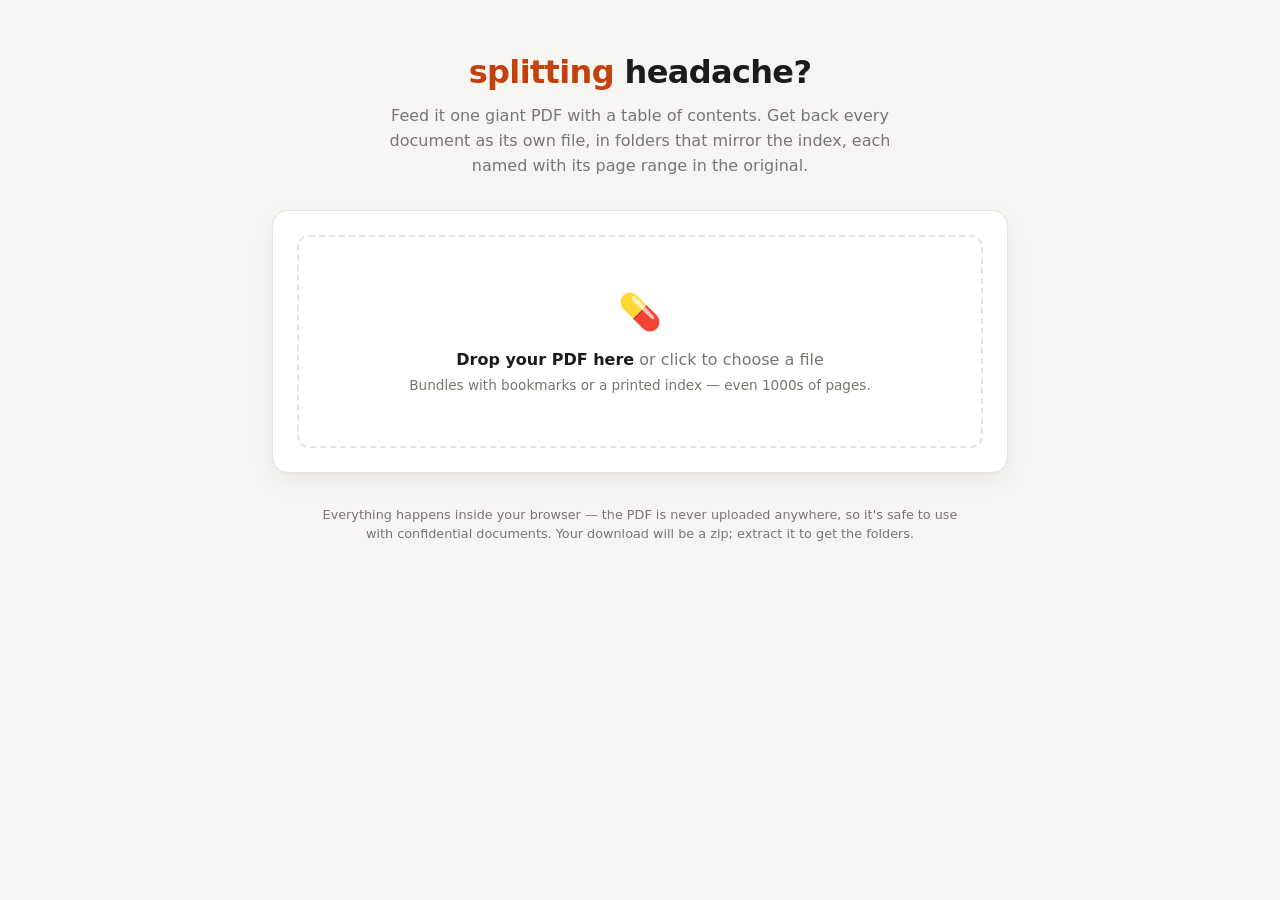
<file: docs/index.html>
<!doctype html>
<html lang="en">
<head>
<meta charset="utf-8">
<meta name="viewport" content="width=device-width, initial-scale=1">
<title>Splitting Headache?</title>
<style>
  :root {
    --bg: #f6f5f2; --card: #ffffff; --ink: #1c1b1a; --muted: #7a756e;
    --line: #e7e4de; --accent: #c2410c; --accent-soft: #fff1e8;
    --ok: #166534; --mono: ui-monospace, SFMono-Regular, Menlo, Consolas, monospace;
  }
  @media (prefers-color-scheme: dark) {
    :root {
      --bg: #171615; --card: #201f1d; --ink: #ece9e4; --muted: #948f87;
      --line: #34322e; --accent: #fb923c; --accent-soft: #2c2119; --ok: #4ade80;
    }
  }
  :root[data-theme="dark"] {
    --bg: #171615; --card: #201f1d; --ink: #ece9e4; --muted: #948f87;
    --line: #34322e; --accent: #fb923c; --accent-soft: #2c2119; --ok: #4ade80;
  }
  :root[data-theme="light"] {
    --bg: #f6f5f2; --card: #ffffff; --ink: #1c1b1a; --muted: #7a756e;
    --line: #e7e4de; --accent: #c2410c; --accent-soft: #fff1e8; --ok: #166534;
  }
  * { box-sizing: border-box; }
  body {
    margin: 0; background: var(--bg); color: var(--ink);
    font: 16px/1.55 system-ui, -apple-system, "Segoe UI", sans-serif;
    display: flex; flex-direction: column; align-items: center;
    min-height: 100vh; padding: 3rem 1rem 4rem;
  }
  header { text-align: center; margin-bottom: 2rem; }
  h1 { font-size: 2rem; letter-spacing: -0.02em; margin: 0; font-weight: 700; }
  h1 .pill { color: var(--accent); }
  header p { color: var(--muted); margin: .4rem 0 0; max-width: 34rem; }
  .card {
    width: 100%; max-width: 46rem; background: var(--card);
    border: 1px solid var(--line); border-radius: 16px;
    box-shadow: 0 1px 2px rgb(0 0 0 / .04), 0 8px 24px rgb(0 0 0 / .05);
    padding: 1.5rem;
  }
  #drop {
    border: 2px dashed var(--line); border-radius: 12px; cursor: pointer;
    padding: 3rem 1.5rem; text-align: center; color: var(--muted);
    transition: border-color .15s, background .15s;
  }
  #drop.hover, #drop:hover { border-color: var(--accent); background: var(--accent-soft); }
  #drop strong { color: var(--ink); }
  #drop .big { font-size: 2.2rem; display: block; margin-bottom: .5rem; }
  .hidden { display: none !important; }
  .stats { display: flex; flex-wrap: wrap; gap: .5rem 1.25rem; align-items: center;
           color: var(--muted); font-size: .9rem; margin-bottom: 1rem; }
  .stats b { color: var(--ink); font-weight: 600; }
  .filename { font-weight: 600; color: var(--ink); max-width: 100%; overflow-wrap: anywhere; }
  .controls { display: flex; flex-wrap: wrap; gap: .75rem; align-items: center; margin-bottom: 1rem; }
  .seg { display: inline-flex; border: 1px solid var(--line); border-radius: 999px; overflow: hidden; }
  .seg button {
    border: 0; background: transparent; color: var(--muted); padding: .35rem .9rem;
    font: inherit; font-size: .85rem; cursor: pointer;
  }
  .seg button.on { background: var(--accent); color: #fff; }
  .offset { display: inline-flex; align-items: center; gap: .4rem; font-size: .85rem; color: var(--muted); }
  .offset input {
    width: 4.2rem; padding: .3rem .4rem; border: 1px solid var(--line); border-radius: 8px;
    background: var(--bg); color: var(--ink); font: inherit; font-size: .85rem; text-align: center;
  }
  #tree {
    border: 1px solid var(--line); border-radius: 12px; padding: .75rem 1rem;
    max-height: 24rem; overflow: auto; font-size: .92rem; margin-bottom: 1.25rem;
  }
  #tree details details, #tree details .doc { margin-left: 1.25rem; }
  #tree summary { cursor: pointer; font-weight: 600; padding: .15rem 0; list-style: none; }
  #tree summary::before { content: "▸ 📁 "; font-weight: 400; }
  #tree details[open] > summary::before { content: "▾ 📂 "; font-weight: 400; }
  .doc { display: flex; gap: .6rem; padding: .12rem 0; align-items: baseline; }
  .doc .t { flex: 1; min-width: 0; overflow-wrap: anywhere; }
  .doc .t::before { content: "📄 "; }
  .pg { font-family: var(--mono); font-size: .78rem; color: var(--muted); white-space: nowrap; }
  .btn {
    display: inline-flex; align-items: center; gap: .5rem; border: 0; cursor: pointer;
    background: var(--accent); color: #fff; font: inherit; font-weight: 600;
    padding: .65rem 1.4rem; border-radius: 10px; transition: filter .15s;
  }
  .btn:hover { filter: brightness(1.08); }
  .btn[disabled] { opacity: .55; cursor: default; }
  .row { display: flex; align-items: center; gap: 1rem; flex-wrap: wrap; }
  .ghost {
    background: transparent; border: 1px solid var(--line); color: var(--muted);
    font: inherit; font-size: .85rem; padding: .5rem 1rem; border-radius: 10px; cursor: pointer;
  }
  .spin {
    width: 1em; height: 1em; border: 2px solid rgb(255 255 255 / .4);
    border-top-color: #fff; border-radius: 50%; animation: r .7s linear infinite;
  }
  @keyframes r { to { transform: rotate(360deg); } }
  #bar { height: 6px; border-radius: 3px; background: var(--line); overflow: hidden;
         flex: 1; min-width: 8rem; }
  #bar div { height: 100%; width: 0; background: var(--accent); transition: width .15s; }
  #msg { margin-top: .9rem; font-size: .9rem; }
  #msg.err { color: #dc2626; }
  #msg.ok { color: var(--ok); }
  footer { margin-top: 2rem; color: var(--muted); font-size: .8rem; text-align: center; max-width: 40rem; }
</style>
</head>
<body>
<header>
  <h1><span class="pill">splitting</span> headache?</h1>
  <p>Feed it one giant PDF with a table of contents. Get back every document
     as its own file, in folders that mirror the index, each named with its
     page range in the original.</p>
</header>

<div class="card">
  <div id="drop">
    <span class="big">💊</span>
    <strong>Drop your PDF here</strong> or click to choose a file<br>
    <span style="font-size:.85rem">Bundles with bookmarks or a printed index — even 1000s of pages.</span>
    <input type="file" id="file" accept="application/pdf,.pdf" class="hidden">
  </div>

  <div id="busyAnalyze" class="hidden" style="text-align:center; padding:2.5rem 0; color:var(--muted)">
    <span class="spin" style="border-color:var(--line); border-top-color:var(--accent); display:inline-block"></span>
    &nbsp; <span id="busyText">Reading the table of contents…</span>
  </div>

  <div id="result" class="hidden">
    <div class="stats">
      <span class="filename" id="fname"></span>
      <span><b id="npages"></b> pages</span>
      <span><b id="ndocs"></b> documents</span>
      <span><b id="nfolders"></b> folders</span>
    </div>
    <div class="controls">
      <span class="seg hidden" id="srcSeg">
        <button data-src="bookmarks">PDF bookmarks</button>
        <button data-src="index">Printed index</button>
      </span>
      <span class="offset hidden" id="offsetBox">
        page offset <input type="number" id="offset" step="1">
        <span title="Printed page 1 of the index sits at this PDF page + 1. Adjust if the page ranges below look shifted.">ⓘ</span>
      </span>
    </div>
    <div id="tree"></div>
    <div class="row">
      <button class="btn" id="split">Split &amp; download zip</button>
      <button class="ghost" id="reset">Start over</button>
      <span id="bar" class="hidden"><div></div></span>
    </div>
    <div id="msg"></div>
  </div>
</div>

<footer>Everything happens inside your browser — the PDF is never uploaded
  anywhere, so it's safe to use with confidential documents. Your download
  will be a zip; extract it to get the folders.</footer>

<script src="vendor/pdf.min.js"></script>
<script src="vendor/pdf.worker.min.js"></script>
<script src="vendor/pdf-lib.min.js"></script>
<script src="vendor/fflate.min.js"></script>
<script src="app.js"></script>
</body>
</html>
</file>
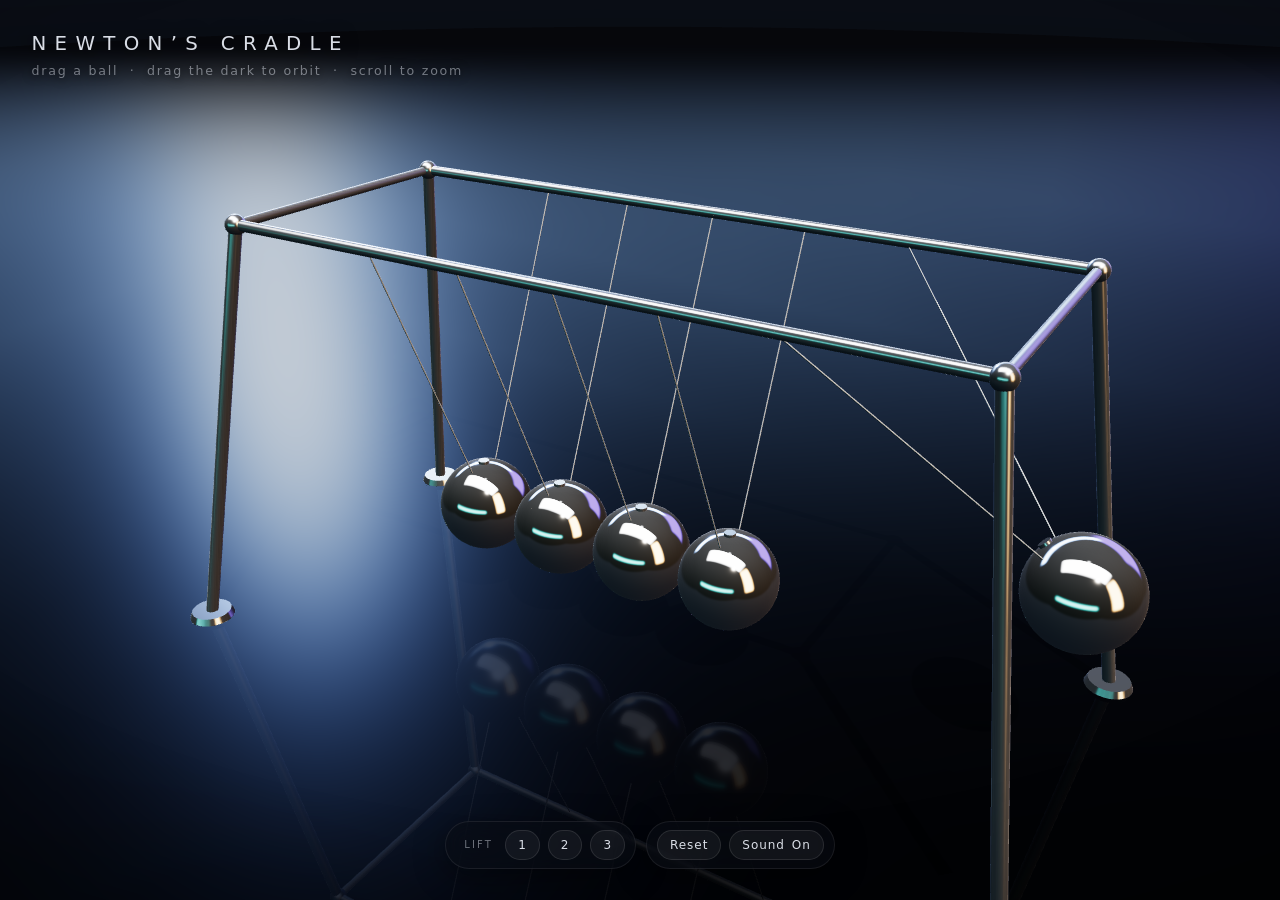
<file: newtons-cradle/index.html>
<!DOCTYPE html>
<html lang="en">
<head>
<meta charset="utf-8">
<meta name="viewport" content="width=device-width, initial-scale=1, maximum-scale=1, user-scalable=no">
<title>Newton's Cradle</title>
<style>
  :root {
    --ink: rgba(235, 240, 248, 0.92);
    --ink-dim: rgba(235, 240, 248, 0.45);
  }
  * { margin: 0; padding: 0; box-sizing: border-box; }
  html, body {
    height: 100%;
    overflow: hidden;
    background: #05060a;
    font-family: "Avenir Next", "Segoe UI", "Helvetica Neue", system-ui, sans-serif;
    -webkit-user-select: none; user-select: none;
    -webkit-tap-highlight-color: transparent;
  }
  #scene { position: fixed; inset: 0; display: block; touch-action: none; }

  /* soft cinematic vignette over the 3D view */
  #vignette {
    position: fixed; inset: 0; pointer-events: none;
    background:
      radial-gradient(ellipse 120% 90% at 50% 42%, transparent 55%, rgba(0,0,0,0.55) 100%);
  }

  #hud {
    position: fixed; inset: 0; pointer-events: none;
    display: flex; flex-direction: column; justify-content: space-between;
    padding: clamp(16px, 3.5vmin, 40px);
    color: var(--ink);
    opacity: 0; animation: fadein 1.6s ease 0.4s forwards;
  }
  @keyframes fadein { to { opacity: 1; } }

  #title h1 {
    font-size: clamp(15px, 2.2vmin, 22px);
    font-weight: 500;
    letter-spacing: 0.42em;
    text-transform: uppercase;
    text-shadow: 0 2px 18px rgba(0,0,0,0.8);
  }
  #title p {
    margin-top: 8px;
    font-size: clamp(10px, 1.4vmin, 13px);
    letter-spacing: 0.14em;
    color: var(--ink-dim);
    text-shadow: 0 1px 10px rgba(0,0,0,0.8);
  }

  #controls {
    display: flex; align-items: center; justify-content: center; gap: 10px;
    pointer-events: none;
  }
  #controls .group {
    pointer-events: auto;
    display: flex; align-items: center; gap: 8px;
    padding: 8px 10px;
    border-radius: 999px;
    background: rgba(10, 13, 20, 0.55);
    border: 1px solid rgba(255,255,255,0.08);
    backdrop-filter: blur(14px);
    -webkit-backdrop-filter: blur(14px);
    box-shadow: 0 8px 32px rgba(0,0,0,0.45);
  }
  #controls .label {
    font-size: 10px; letter-spacing: 0.22em; text-transform: uppercase;
    color: var(--ink-dim); padding: 0 4px 0 8px;
  }
  #controls button {
    appearance: none; border: 1px solid rgba(255,255,255,0.10);
    background: rgba(255,255,255,0.05);
    color: var(--ink);
    font: inherit; font-size: 12px; letter-spacing: 0.08em;
    min-width: 34px; height: 30px; padding: 0 12px;
    border-radius: 999px; cursor: pointer;
    transition: background 0.18s ease, border-color 0.18s ease, transform 0.12s ease;
  }
  #controls button:hover { background: rgba(255,255,255,0.13); border-color: rgba(255,255,255,0.22); }
  #controls button:active { transform: scale(0.94); }
  #controls button.toggled-off { color: var(--ink-dim); }

  #loading {
    position: fixed; inset: 0; display: flex; align-items: center; justify-content: center;
    background: #05060a; color: var(--ink-dim);
    font-size: 11px; letter-spacing: 0.4em; text-transform: uppercase;
    transition: opacity 0.8s ease; z-index: 10;
  }
  #loading.done { opacity: 0; pointer-events: none; }
</style>
</head>
<body>
<canvas id="scene"></canvas>
<div id="vignette"></div>

<div id="hud">
  <div id="title">
    <h1>Newton&rsquo;s Cradle</h1>
    <p>drag a ball &nbsp;&middot;&nbsp; drag the dark to orbit &nbsp;&middot;&nbsp; scroll to zoom</p>
  </div>
  <div id="controls">
    <div class="group">
      <span class="label">Lift</span>
      <button data-lift="1">1</button>
      <button data-lift="2">2</button>
      <button data-lift="3">3</button>
    </div>
    <div class="group">
      <button id="btn-reset">Reset</button>
      <button id="btn-sound">Sound&ensp;On</button>
    </div>
  </div>
</div>

<div id="loading">Newton&rsquo;s Cradle</div>

<script src="three.min.js"></script>
<script src="cradle.js"></script>
</body>
</html>
</file>
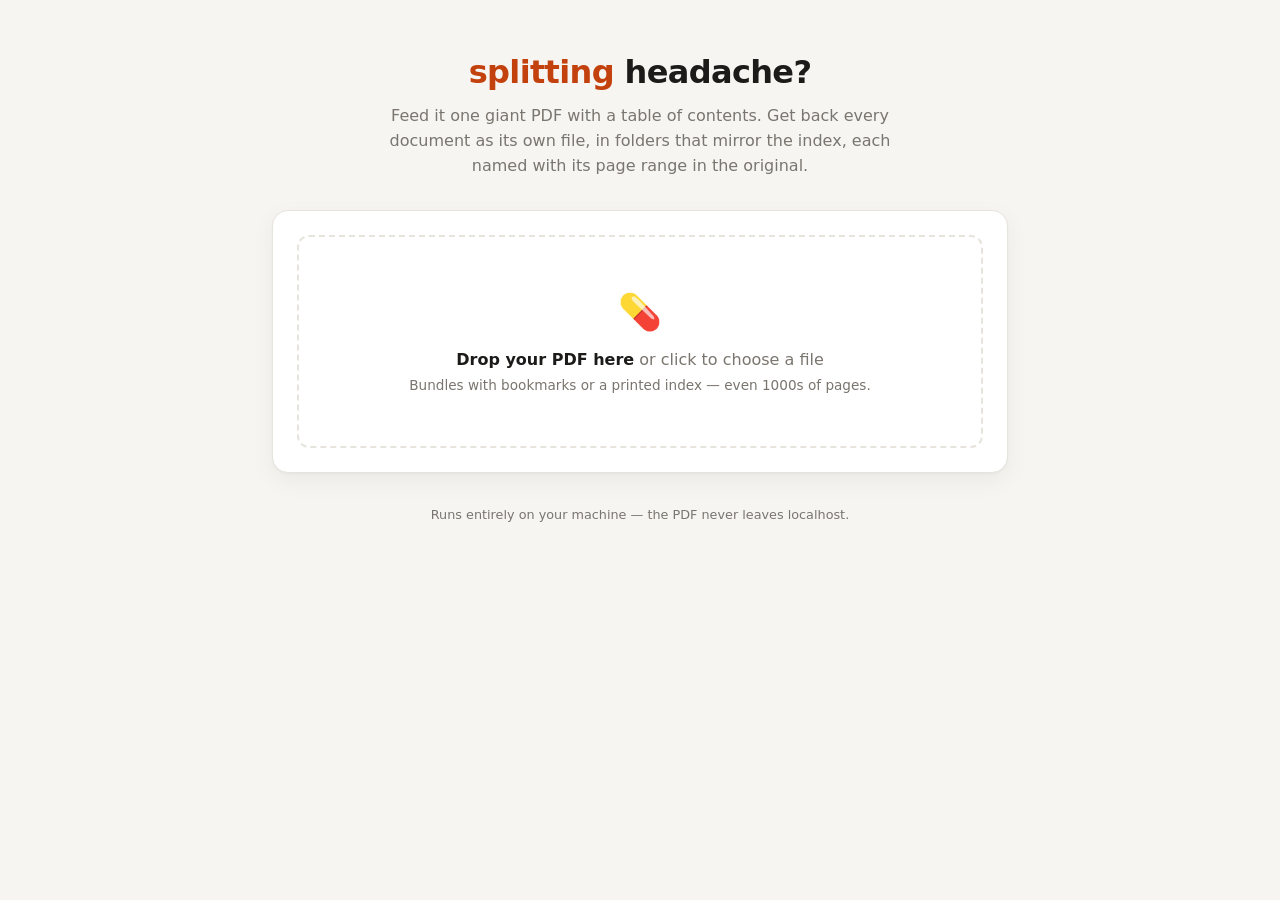
<file: splitting_headache/templates/index.html>
<!doctype html>
<html lang="en">
<head>
<meta charset="utf-8">
<meta name="viewport" content="width=device-width, initial-scale=1">
<title>Splitting Headache?</title>
<style>
  :root {
    --bg: #f6f5f2; --card: #ffffff; --ink: #1c1b1a; --muted: #7a756e;
    --line: #e7e4de; --accent: #c2410c; --accent-soft: #fff1e8;
    --ok: #166534; --mono: ui-monospace, SFMono-Regular, Menlo, Consolas, monospace;
  }
  @media (prefers-color-scheme: dark) {
    :root {
      --bg: #171615; --card: #201f1d; --ink: #ece9e4; --muted: #948f87;
      --line: #34322e; --accent: #fb923c; --accent-soft: #2c2119; --ok: #4ade80;
    }
  }
  * { box-sizing: border-box; }
  body {
    margin: 0; background: var(--bg); color: var(--ink);
    font: 16px/1.55 system-ui, -apple-system, "Segoe UI", sans-serif;
    display: flex; flex-direction: column; align-items: center;
    min-height: 100vh; padding: 3rem 1rem 4rem;
  }
  header { text-align: center; margin-bottom: 2rem; }
  h1 { font-size: 2rem; letter-spacing: -0.02em; margin: 0; font-weight: 700; }
  h1 .pill { color: var(--accent); }
  header p { color: var(--muted); margin: .4rem 0 0; max-width: 34rem; }
  .card {
    width: 100%; max-width: 46rem; background: var(--card);
    border: 1px solid var(--line); border-radius: 16px;
    box-shadow: 0 1px 2px rgb(0 0 0 / .04), 0 8px 24px rgb(0 0 0 / .05);
    padding: 1.5rem;
  }
  #drop {
    border: 2px dashed var(--line); border-radius: 12px; cursor: pointer;
    padding: 3rem 1.5rem; text-align: center; color: var(--muted);
    transition: border-color .15s, background .15s;
  }
  #drop.hover, #drop:hover { border-color: var(--accent); background: var(--accent-soft); }
  #drop strong { color: var(--ink); }
  #drop .big { font-size: 2.2rem; display: block; margin-bottom: .5rem; }
  .hidden { display: none !important; }
  .stats { display: flex; flex-wrap: wrap; gap: .5rem 1.25rem; align-items: center;
           color: var(--muted); font-size: .9rem; margin-bottom: 1rem; }
  .stats b { color: var(--ink); font-weight: 600; }
  .filename { font-weight: 600; color: var(--ink); max-width: 100%; overflow-wrap: anywhere; }
  .controls { display: flex; flex-wrap: wrap; gap: .75rem; align-items: center; margin-bottom: 1rem; }
  .seg { display: inline-flex; border: 1px solid var(--line); border-radius: 999px; overflow: hidden; }
  .seg button {
    border: 0; background: transparent; color: var(--muted); padding: .35rem .9rem;
    font: inherit; font-size: .85rem; cursor: pointer;
  }
  .seg button.on { background: var(--accent); color: #fff; }
  .offset { display: inline-flex; align-items: center; gap: .4rem; font-size: .85rem; color: var(--muted); }
  .offset input {
    width: 4.2rem; padding: .3rem .4rem; border: 1px solid var(--line); border-radius: 8px;
    background: var(--bg); color: var(--ink); font: inherit; font-size: .85rem; text-align: center;
  }
  #tree {
    border: 1px solid var(--line); border-radius: 12px; padding: .75rem 1rem;
    max-height: 24rem; overflow: auto; font-size: .92rem; margin-bottom: 1.25rem;
  }
  #tree details { margin-left: 0; }
  #tree details details, #tree details .doc { margin-left: 1.25rem; }
  #tree summary { cursor: pointer; font-weight: 600; padding: .15rem 0; list-style: none; }
  #tree summary::before { content: "▸ 📁 "; font-weight: 400; }
  #tree details[open] > summary::before { content: "▾ 📂 "; font-weight: 400; }
  .doc { display: flex; gap: .6rem; padding: .12rem 0; align-items: baseline; }
  .doc .t { flex: 1; min-width: 0; overflow-wrap: anywhere; }
  .doc .t::before { content: "📄 "; }
  .pg { font-family: var(--mono); font-size: .78rem; color: var(--muted); white-space: nowrap; }
  .btn {
    display: inline-flex; align-items: center; gap: .5rem; border: 0; cursor: pointer;
    background: var(--accent); color: #fff; font: inherit; font-weight: 600;
    padding: .65rem 1.4rem; border-radius: 10px; transition: filter .15s;
  }
  .btn:hover { filter: brightness(1.08); }
  .btn[disabled] { opacity: .55; cursor: default; }
  .row { display: flex; align-items: center; gap: 1rem; flex-wrap: wrap; }
  .ghost {
    background: transparent; border: 1px solid var(--line); color: var(--muted);
    font: inherit; font-size: .85rem; padding: .5rem 1rem; border-radius: 10px; cursor: pointer;
  }
  .spin {
    width: 1em; height: 1em; border: 2px solid rgb(255 255 255 / .4);
    border-top-color: #fff; border-radius: 50%; animation: r .7s linear infinite;
  }
  @keyframes r { to { transform: rotate(360deg); } }
  #msg { margin-top: .9rem; font-size: .9rem; }
  #msg.err { color: #dc2626; }
  #msg.ok { color: var(--ok); }
  footer { margin-top: 2rem; color: var(--muted); font-size: .8rem; text-align: center; }
</style>
</head>
<body>
<header>
  <h1><span class="pill">splitting</span> headache?</h1>
  <p>Feed it one giant PDF with a table of contents. Get back every document
     as its own file, in folders that mirror the index, each named with its
     page range in the original.</p>
</header>

<div class="card">
  <div id="drop">
    <span class="big">💊</span>
    <strong>Drop your PDF here</strong> or click to choose a file<br>
    <span style="font-size:.85rem">Bundles with bookmarks or a printed index — even 1000s of pages.</span>
    <input type="file" id="file" accept="application/pdf,.pdf" class="hidden">
  </div>

  <div id="busyAnalyze" class="hidden" style="text-align:center; padding:2.5rem 0; color:var(--muted)">
    <span class="spin" style="border-color:var(--line); border-top-color:var(--accent); display:inline-block"></span>
    &nbsp; Reading the table of contents…
  </div>

  <div id="result" class="hidden">
    <div class="stats">
      <span class="filename" id="fname"></span>
      <span><b id="npages"></b> pages</span>
      <span><b id="ndocs"></b> documents</span>
      <span><b id="nfolders"></b> folders</span>
    </div>
    <div class="controls">
      <span class="seg hidden" id="srcSeg">
        <button data-src="bookmarks">PDF bookmarks</button>
        <button data-src="index">Printed index</button>
      </span>
      <span class="offset hidden" id="offsetBox">
        page offset <input type="number" id="offset" step="1">
        <span title="Printed page 1 of the index sits at this PDF page + 1. Adjust if the page ranges below look shifted.">ⓘ</span>
      </span>
    </div>
    <div id="tree"></div>
    <div class="row">
      <button class="btn" id="split">Split &amp; download zip</button>
      <button class="ghost" id="reset">Start over</button>
    </div>
    <div id="msg"></div>
  </div>
</div>

<footer>Runs entirely on your machine — the PDF never leaves localhost.</footer>

<script>
const $ = id => document.getElementById(id);
let state = null;   // { token, filename, pages, sources }
let source = null;  // "bookmarks" | "index"

const drop = $("drop"), fileInput = $("file");
drop.addEventListener("click", () => fileInput.click());
drop.addEventListener("dragover", e => { e.preventDefault(); drop.classList.add("hover"); });
drop.addEventListener("dragleave", () => drop.classList.remove("hover"));
drop.addEventListener("drop", e => {
  e.preventDefault(); drop.classList.remove("hover");
  if (e.dataTransfer.files.length) analyze(e.dataTransfer.files[0]);
});
fileInput.addEventListener("change", () => {
  if (fileInput.files.length) analyze(fileInput.files[0]);
});

async function analyze(file) {
  drop.classList.add("hidden");
  $("busyAnalyze").classList.remove("hidden");
  const fd = new FormData();
  fd.append("pdf", file);
  try {
    const r = await fetch("/api/analyze", { method: "POST", body: fd });
    const data = await r.json();
    if (!r.ok || data.error) throw new Error(data.error || `Upload failed (${r.status}).`);
    state = data;
    source = data.sources.bookmarks ? "bookmarks" : "index";
    showResult();
  } catch (err) {
    resetUI();
    alert(err.message);
  }
}

function showResult() {
  $("busyAnalyze").classList.add("hidden");
  $("result").classList.remove("hidden");
  $("fname").textContent = state.filename;
  $("npages").textContent = state.pages.toLocaleString();
  const both = state.sources.bookmarks && state.sources.index;
  $("srcSeg").classList.toggle("hidden", !both);
  document.querySelectorAll("#srcSeg button").forEach(b => {
    b.classList.toggle("on", b.dataset.src === source);
    b.onclick = () => { source = b.dataset.src; showResult(); };
  });
  const src = state.sources[source];
  $("offsetBox").classList.toggle("hidden", source !== "index");
  if (source === "index" && $("offset").dataset.token !== state.token + source) {
    $("offset").value = src.offset;
    $("offset").dataset.token = state.token + source;
  }
  renderTree(src);
  $("msg").textContent = "";
}

function renderTree(src) {
  const off = source === "index" ? (parseInt($("offset").value, 10) || 0) : 0;
  const clamp = p => Math.min(Math.max(p, 1), state.pages);
  let docs = 0, folders = 0;
  const frag = document.createDocumentFragment();
  const build = (nodes, parent) => {
    for (const n of nodes) {
      const a = clamp(n.start + off), b = clamp((n.end ?? n.start) + off);
      if (n.children.length) {
        folders++;
        const d = document.createElement("details");
        d.open = true;
        const s = document.createElement("summary");
        s.textContent = n.title;
        d.appendChild(s);
        build(n.children, d);
        parent.appendChild(d);
      } else {
        docs++;
        const row = document.createElement("div");
        row.className = "doc";
        const t = document.createElement("span");
        t.className = "t"; t.textContent = n.title;
        const pg = document.createElement("span");
        pg.className = "pg";
        pg.textContent = a === b ? `p ${a}` : `pp ${a}–${b}`;
        row.append(t, pg);
        parent.appendChild(row);
      }
    }
  };
  build(src.entries, frag);
  const tree = $("tree");
  tree.replaceChildren(frag);
  $("ndocs").textContent = docs.toLocaleString();
  $("nfolders").textContent = folders.toLocaleString();
}

$("offset").addEventListener("input", () => state && renderTree(state.sources[source]));

$("split").addEventListener("click", async () => {
  const btn = $("split"), msg = $("msg");
  btn.disabled = true;
  btn.innerHTML = '<span class="spin"></span> Splitting… this can take a while for big bundles';
  msg.textContent = ""; msg.className = "";
  try {
    const r = await fetch("/api/split", {
      method: "POST",
      headers: { "Content-Type": "application/json" },
      body: JSON.stringify({
        token: state.token,
        filename: state.filename,
        source,
        offset: source === "index" ? (parseInt($("offset").value, 10) || 0) : 0,
      }),
    });
    if (!r.ok) {
      const data = await r.json().catch(() => ({}));
      throw new Error(data.error || `Split failed (${r.status}).`);
    }
    const blob = await r.blob();
    const a = document.createElement("a");
    a.href = URL.createObjectURL(blob);
    a.download = state.filename.replace(/\.pdf$/i, "") + " — split.zip";
    a.click();
    URL.revokeObjectURL(a.href);
    const nd = r.headers.get("X-Split-Documents"), sk = r.headers.get("X-Split-Skipped");
    msg.className = "ok";
    msg.textContent = `Done — ${nd} documents written` +
      (sk !== "0" ? ` (${sk} index entries fell outside the PDF and were skipped — check the page offset).` : ".");
  } catch (err) {
    msg.className = "err";
    msg.textContent = err.message;
  } finally {
    btn.disabled = false;
    btn.textContent = "Split & download zip";
  }
});

$("reset").addEventListener("click", resetUI);
function resetUI() {
  state = null;
  fileInput.value = "";
  $("result").classList.add("hidden");
  $("busyAnalyze").classList.add("hidden");
  drop.classList.remove("hidden");
}
</script>
</body>
</html>
</file>
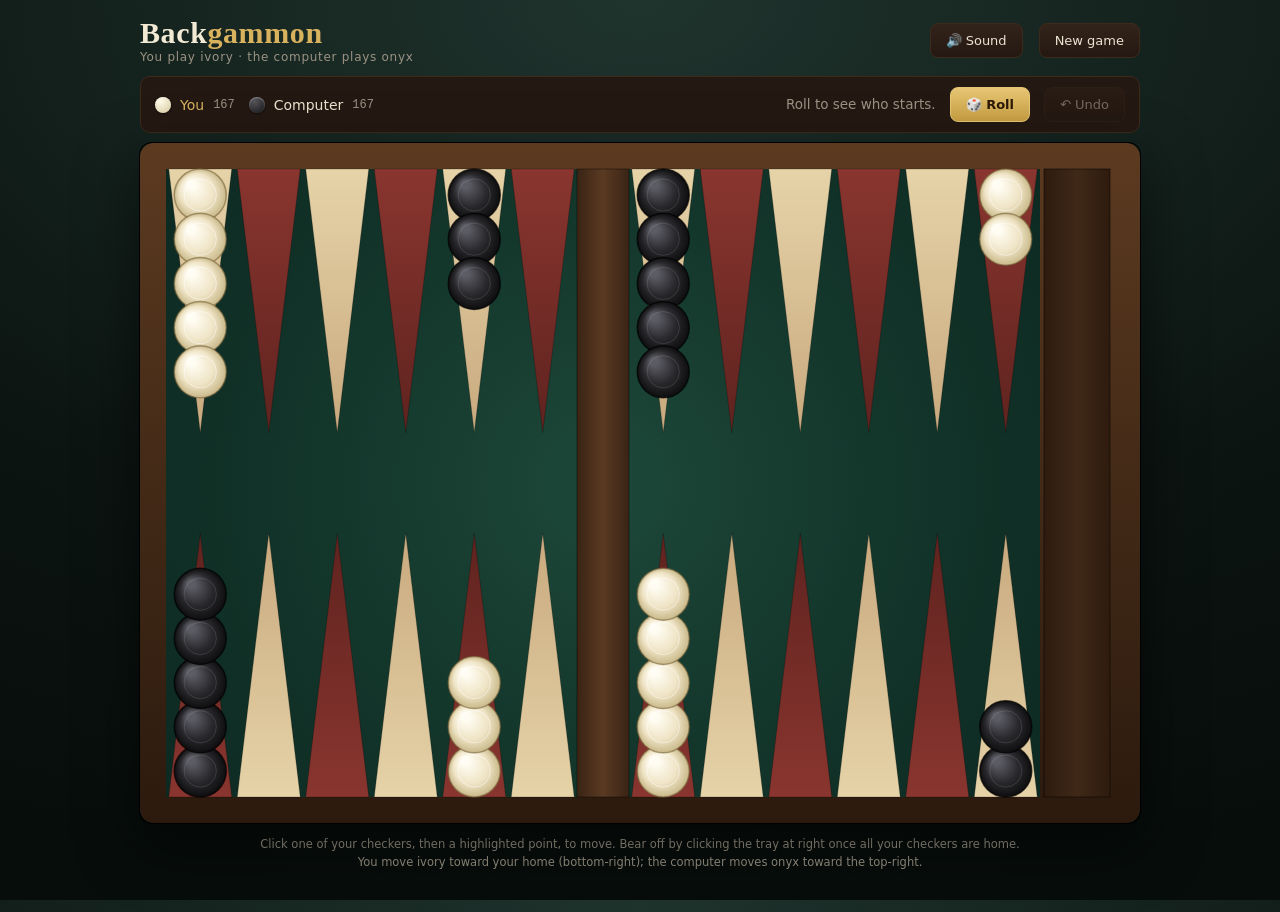
<file: backgammon.html>
<!doctype html>
<html lang="en">
<head>
<meta charset="utf-8">
<meta name="viewport" content="width=device-width, initial-scale=1">
<title>Backgammon</title>
<style>
  :root{
    --felt:#123a30;
    --wood-hi:#6b4426;
    --wood:#4a2f1c;
    --wood-lo:#2c1a0e;
    --ivory:#f2ead5;
    --onyx:#1e1e20;
    --gold:#d9b25e;
    --text:#ece3d0;
    --muted:#9a9384;
    --panel:#241812;
    --line:#3d2a1b;
    --serif:Georgia,"Times New Roman",serif;
    --sans:system-ui,-apple-system,"Segoe UI",Roboto,sans-serif;
    --mono:ui-monospace,"SF Mono",Menlo,Consolas,monospace;
  }
  *{box-sizing:border-box}
  html,body{height:100%}
  body{
    margin:0;font-family:var(--sans);color:var(--text);
    background:
      radial-gradient(120% 100% at 50% 0%,#20342e 0%,#0c1512 60%,#070d0b 100%);
    min-height:100vh;display:flex;flex-direction:column;align-items:center;
  }
  header{
    width:100%;max-width:1040px;display:flex;align-items:center;gap:16px;
    padding:16px 20px 8px;flex-wrap:wrap;
  }
  .title{font-family:var(--serif);font-size:30px;font-weight:700;letter-spacing:.02em;margin:0;color:var(--ivory)}
  .title .b{color:var(--gold)}
  .subtitle{font-size:12px;color:var(--muted);letter-spacing:.06em}
  .spacer{flex:1}
  .btn{
    font:inherit;font-size:13px;color:var(--text);background:linear-gradient(180deg,#33241a,#241812);
    border:1px solid var(--line);border-radius:8px;padding:9px 15px;cursor:pointer;
    display:inline-flex;align-items:center;gap:7px;transition:border-color .15s,transform .05s,background .15s;
  }
  .btn:hover{border-color:var(--gold)}
  .btn:active{transform:translateY(1px)}
  .btn:disabled{opacity:.4;cursor:default}
  .btn.gold{background:linear-gradient(180deg,#e6c675,#c99f42);border-color:#e6c675;color:#2c1a08;font-weight:700}
  .btn.gold:disabled{opacity:.45}

  .wrap{width:100%;max-width:1040px;padding:4px 20px 40px}
  .statusbar{
    display:flex;align-items:center;gap:14px;margin-bottom:10px;flex-wrap:wrap;
    background:var(--panel);border:1px solid var(--line);border-radius:10px;padding:10px 14px;
  }
  .who{display:flex;align-items:center;gap:9px;font-size:14px}
  .who .disc{width:16px;height:16px;border-radius:50%;box-shadow:inset 0 1px 2px rgba(255,255,255,.4),0 1px 2px rgba(0,0,0,.5)}
  .disc.w{background:radial-gradient(circle at 35% 30%,#fffbe9,#d9cba0)}
  .disc.b{background:radial-gradient(circle at 35% 30%,#54545a,#141416)}
  .who .pip{font-family:var(--mono);color:var(--muted);font-size:12px}
  .who.active{color:var(--gold)}
  .msg{margin-left:auto;font-size:13.5px;color:var(--muted);min-height:18px;text-align:right}
  .msg b{color:var(--text)}

  .board-holder{position:relative;width:100%}
  canvas#board{width:100%;display:block;border-radius:12px;box-shadow:0 20px 60px rgba(0,0,0,.55),0 0 0 1px #000}

  .overlay{position:absolute;inset:0;display:none;align-items:center;justify-content:center;background:rgba(6,10,8,.66);backdrop-filter:blur(2px);border-radius:12px;z-index:5}
  .overlay.on{display:flex}
  .card{background:linear-gradient(180deg,#2a1c12,#1c130c);border:1px solid var(--gold);border-radius:14px;padding:26px 30px;text-align:center;box-shadow:0 20px 60px rgba(0,0,0,.6)}
  .card h2{font-family:var(--serif);margin:0 0 6px;font-size:28px;color:var(--gold)}
  .card p{margin:0 0 16px;color:var(--text);font-size:14px}

  footer{margin-top:12px;font-size:11.5px;color:var(--muted);text-align:center;line-height:1.6}
  kbd{font-family:var(--mono);font-size:11px;background:#2a1c12;border:1px solid var(--line);border-radius:4px;padding:1px 5px}
</style>
</head>
<body>
  <header>
    <div>
      <h1 class="title">Back<span class="b">gammon</span></h1>
      <div class="subtitle">You play ivory · the computer plays onyx</div>
    </div>
    <span class="spacer"></span>
    <button class="btn" id="soundBtn">🔊 Sound</button>
    <button class="btn" id="newBtn">New game</button>
  </header>

  <div class="wrap">
    <div class="statusbar">
      <div class="who" id="whoYou"><span class="disc w"></span>You <span class="pip" id="pipYou">167</span></div>
      <div class="who" id="whoAi"><span class="disc b"></span>Computer <span class="pip" id="pipAi">167</span></div>
      <div class="msg" id="msg">Press <b>Roll</b> to begin.</div>
      <button class="btn gold" id="rollBtn">🎲 Roll</button>
      <button class="btn" id="undoBtn" disabled>↶ Undo</button>
    </div>

    <div class="board-holder">
      <canvas id="board" width="1000" height="680"></canvas>
      <div class="overlay" id="overlay">
        <div class="card">
          <h2 id="ovTitle">You win!</h2>
          <p id="ovText"></p>
          <button class="btn gold" id="ovBtn">Play again</button>
        </div>
      </div>
    </div>

    <footer>
      Click one of your checkers, then a highlighted point, to move. Bear off by clicking the tray at right once all your checkers are home.<br>
      You move ivory toward your home (bottom-right); the computer moves onyx toward the top-right.
    </footer>
  </div>

<script>
(() => {
  "use strict";
  // ======================================================================
  //  ENGINE  (pure functions over a plain state object)
  //  points[0..23]: +n white (human), -n black (computer). |n| = count.
  //  White moves 23->0, home idx0..5, bears off past 0.  Black mirrors.
  // ======================================================================
  function newBoard(){
    const p=new Array(24).fill(0);
    p[23]=2; p[12]=5; p[7]=3; p[5]=5;        // white / human
    p[0]=-2; p[11]=-5; p[16]=-3; p[18]=-5;   // black / computer
    return {points:p, barW:0, barB:0, offW:0, offB:0};
  }
  const clone = s => ({points:s.points.slice(), barW:s.barW, barB:s.barB, offW:s.offW, offB:s.offB});
  const sig = s => s.points.join(',')+'|'+s.barW+'|'+s.barB;

  function pip(s, pl){
    let t=0;
    for(let i=0;i<24;i++){ const v=s.points[i];
      if(pl===1 && v>0) t+=v*(i+1);
      if(pl===-1 && v<0) t+=(-v)*(24-i);
    }
    t += pl===1 ? s.barW*25 : s.barB*25;
    return t;
  }
  const allHome = (s,pl)=>{
    if(pl===1){ if(s.barW) return false; for(let i=6;i<24;i++) if(s.points[i]>0) return false; }
    else { if(s.barB) return false; for(let i=0;i<18;i++) if(s.points[i]<0) return false; }
    return true;
  };
  const canLand = (s,pl,d)=> pl===1 ? s.points[d]>=-1 : s.points[d]<=1;
  const isHit   = (s,pl,d)=> pl===1 ? s.points[d]===-1 : s.points[d]===1;

  function canBearOff(s,pl,i,die){
    if(!allHome(s,pl)) return false;
    if(pl===1){
      const dist=i+1;
      if(dist===die) return true;
      if(die>dist){ for(let j=i+1;j<=5;j++) if(s.points[j]>0) return false; return true; }
      return false;
    } else {
      const dist=24-i;
      if(dist===die) return true;
      if(die>dist){ for(let j=i-1;j>=18;j--) if(s.points[j]<0) return false; return true; }
      return false;
    }
  }

  // single moves for one die; from is 'bar' or idx; to is 'off' or idx
  function singleMoves(s, pl, die){
    const out=[];
    const onBar = pl===1 ? s.barW>0 : s.barB>0;
    if(onBar){
      const dst = pl===1 ? (24-die) : (die-1);
      if(dst>=0 && dst<24 && canLand(s,pl,dst)) out.push({from:'bar', to:dst, die, hit:isHit(s,pl,dst)});
      return out;
    }
    for(let i=0;i<24;i++){
      if(pl===1 ? s.points[i]<=0 : s.points[i]>=0) continue;
      const dst = i + (pl===1 ? -die : die);
      if(dst>=0 && dst<24){
        if(canLand(s,pl,dst)) out.push({from:i, to:dst, die, hit:isHit(s,pl,dst)});
      } else {
        if(canBearOff(s,pl,i,die)) out.push({from:i, to:'off', die, hit:false});
      }
    }
    return out;
  }

  function applyMove(s, pl, m){
    if(m.from==='bar'){ if(pl===1) s.barW--; else s.barB--; }
    else s.points[m.from] -= pl;
    if(m.to==='off'){ if(pl===1) s.offW++; else s.offB++; return; }
    if(m.hit){ if(pl===1){ s.barB++; } else { s.barW++; } s.points[m.to]=0; }
    s.points[m.to] += pl;
  }

  // max number of dice playable from state s with dice array
  function maxPlies(s, pl, dice, memo){
    if(dice.length===0) return 0;
    const key = sig(s)+'#'+dice.slice().sort().join('');
    if(memo[key]!==undefined) return memo[key];
    let best=0;
    for(const d of new Set(dice)){
      const mvs=singleMoves(s,pl,d);
      for(const mv of mvs){
        const ns=clone(s); applyMove(ns,pl,mv);
        const nd=dice.slice(); nd.splice(nd.indexOf(d),1);
        best=Math.max(best, 1+maxPlies(ns,pl,nd,memo));
        if(best===dice.length) { memo[key]=best; return best; }
      }
    }
    memo[key]=best; return best;
  }

  // enumerate all maximal-length move sequences; each => {moves:[...], state}
  function enumerateMaximal(s, pl, dice){
    const memo={};
    const M=maxPlies(s,pl,dice,memo);
    const acc=[]; const seen=new Set();
    (function dfs(st, dl, path){
      if(path.length===M){
        const k=path.map(m=>m.from+'>'+m.to).join('|');
        if(!seen.has(k)){ seen.add(k); acc.push({moves:path, state:st}); }
        return;
      }
      for(const d of new Set(dl)){
        for(const mv of singleMoves(st,pl,d)){
          const ns=clone(st); applyMove(ns,pl,mv);
          const nd=dl.slice(); nd.splice(nd.indexOf(d),1);
          if(1+maxPlies(ns,pl,nd,memo)===M-path.length) dfs(ns,nd,[...path,mv]);
        }
      }
    })(s, dice, []);
    // "must play higher die" rule when only one die is playable
    if(M===1 && dice.length===2 && dice[0]!==dice[1]){
      const hi=Math.max(dice[0],dice[1]);
      if(acc.some(sq=>sq.moves[0].die===hi)) return acc.filter(sq=>sq.moves[0].die===hi);
    }
    return acc;
  }

  const winner = s => s.offW===15 ? 1 : (s.offB===15 ? -1 : 0);

  // ---- AI evaluation (from black/computer perspective; higher = better) ----
  function evalBlack(s){
    let v=0;
    v += (pip(s,1)-pip(s,-1))*1.0;
    v += (s.offB - s.offW)*14;
    v += s.barW*9 - s.barB*16;
    for(let i=0;i<24;i++){
      const c=s.points[i];
      if(c<=-2){ v+=3.2; if(i>=18) v+=2.2; if(i>=13&&i<=18) v+=1.4; }   // points / blocks
      else if(c===-1){                                                  // black blot: hit risk
        let shots=0; for(let w=i+1; w<=Math.min(23,i+6); w++) if(s.points[w]>0) shots+=s.points[w];
        if(s.barW>0 && i>=18 && s.points[i]>=-1) shots+=0.5;
        v -= 2.2 + shots*1.8;
        if(i>=18) v -= 1.5;                                             // blot in own home worse
      }
      else if(c===1){ v += 1.2; }                                      // white blot we could target
    }
    return v;
  }

  // ======================================================================
  //  GAME STATE / TURN MANAGER
  // ======================================================================
  let S, turn, dice, seqs, played, startSnap, phase, message, aiTimer=null;
  // phase: 'idle' (awaiting roll), 'move' (human moving), 'ai', 'over'

  function resetGame(){
    S=newBoard(); phase='opening'; message='Roll to see who starts.';
    dice=[]; seqs=[]; played=[]; turn=1;
    overlay.classList.remove('on');
    clearTimeout(aiTimer);
    updateUI(); draw();
  }

  function rollPair(){ return [1+Math.floor(Math.random()*6), 1+Math.floor(Math.random()*6)]; }
  function expand(d){ return d[0]===d[1] ? [d[0],d[0],d[0],d[0]] : [d[0],d[1]]; }

  function beginRoll(){
    if(phase==='opening'){
      let d;
      do{ d=rollPair(); }while(d[0]===d[1]);
      turn = d[0]>d[1] ? 1 : -1;
      dice = d.slice(); diceLeft = d.slice();
      snd.roll();
      message = (turn===1?'You':'Computer')+' won the opening roll.';
      startPlay();
      return;
    }
    // normal roll for current player
    dice = rollPair(); diceLeft = expand(dice); snd.roll();
    startPlay();
  }

  let diceLeft=[];
  function startPlay(){
    startSnap=clone(S); played=[];
    seqs=enumerateMaximal(S, turn, diceLeft);
    updateUI();
    if(seqs.length===0 || seqs[0].moves.length===0){
      message=(turn===1?'You have':'Computer has')+' no legal move.';
      phase='move'; updateUI(); draw();
      setTimeout(endTurn, turn===1?900:700);
      return;
    }
    if(turn===1){ phase='move'; message='Choose a checker to move.'; draw(); }
    else { phase='ai'; message='Computer is thinking…'; draw(); setTimeout(aiPlay, 650); }
  }

  function allowedNext(){
    const k=played.length, out=[];
    const seen=new Set();
    for(const sq of seqs){
      if(sq.moves.length<=k) continue;
      let ok=true;
      for(let i=0;i<k;i++){ if(sq.moves[i].from!==played[i].from||sq.moves[i].to!==played[i].to){ ok=false; break; } }
      if(!ok) continue;
      const mv=sq.moves[k]; const id=mv.from+'>'+mv.to;
      if(!seen.has(id)){ seen.add(id); out.push(mv); }
    }
    return out;
  }
  const turnLen = ()=> seqs.length? Math.max(...seqs.map(s=>s.moves.length)) : 0;

  function humanMove(mv){
    applyMove(S, 1, mv);
    played.push(mv);
    mv.hit ? snd.hit() : (mv.to==='off'? snd.bear() : snd.move());
    diceLeft.splice(diceLeft.indexOf(mv.die),1);
    selected=null; legalTargets=[];
    if(winner(S)){ return finishGame(); }
    if(played.length>=turnLen() || allowedNext().length===0){ updateUI(); draw(); setTimeout(endTurn,250); }
    else { updateUI(); draw(); }
  }

  function undo(){
    if(phase!=='move'||played.length===0) return;
    played.pop();
    S=clone(startSnap);
    diceLeft=expand(dice);
    for(const mv of played){ applyMove(S,1,mv); diceLeft.splice(diceLeft.indexOf(mv.die),1); }
    selected=null; legalTargets=[]; snd.move();
    message='Move your checkers.';
    updateUI(); draw();
  }

  function aiPlay(){
    // choose best maximal sequence
    let best=seqs[0], bestScore=-1e9;
    for(const sq of seqs){
      const sc=evalBlack(sq.state) + Math.random()*0.6;
      if(sc>bestScore){ bestScore=sc; best=sq; }
    }
    const mvs=best.moves.slice();
    (function stepAI(){
      if(mvs.length===0){ if(winner(S)) return finishGame(); return endTurn(); }
      const mv=mvs.shift();
      applyMove(S,-1,mv);
      mv.hit ? snd.hit() : (mv.to==='off'? snd.bear() : snd.move());
      draw();
      if(winner(S)) return finishGame();
      aiTimer=setTimeout(stepAI, 560);
    })();
  }

  function endTurn(){
    turn=-turn; phase='idle';
    dice=[]; diceLeft=[]; seqs=[]; played=[];
    message = turn===1 ? 'Your roll.' : 'Computer to roll…';
    updateUI(); draw();
    if(turn===-1) setTimeout(()=>{ if(phase==='idle') beginRoll(); }, 700);
  }

  function finishGame(){
    phase='over';
    const w=winner(S);
    const loserOff = w===1 ? S.offB : S.offW;
    const loserBack = (()=>{ // backgammon check: loser has checker on bar or in winner's home
      if(w===1){ if(S.barB) return true; for(let i=0;i<6;i++) if(S.points[i]<0) return true; }
      else { if(S.barW) return true; for(let i=18;i<24;i++) if(S.points[i]>0) return true; }
      return false;
    })();
    let mult='Single game', pts=1;
    if(loserOff===0){ if(loserBack){ mult='Backgammon! (triple)'; pts=3; } else { mult='Gammon! (double)'; pts=2; } }
    snd[w===1?'win':'lose']();
    ovTitle.textContent = w===1 ? 'You win!' : 'Computer wins';
    ovText.textContent = mult + (pts>1?'':' — well played.');
    overlay.classList.add('on');
    updateUI(); draw();
  }

  // ======================================================================
  //  RENDER
  // ======================================================================
  const cv=document.getElementById('board'), ctx=cv.getContext('2d');
  const W=cv.width, H=cv.height;
  const FR=26, TRAY=74, BAR=52;
  const bTop=FR, bBot=H-FR, bLeft=FR, bRight=W-FR-TRAY;
  const midX=(bLeft+bRight)/2;
  const leftL=bLeft, leftR=midX-BAR/2, rightL=midX+BAR/2, rightR=bRight;
  const halfW=leftR-leftL, slotW=halfW/6;
  const midY=(bTop+bBot)/2;
  const R=Math.min(slotW*0.42, 26);
  const pointH=(bBot-bTop)*0.42;

  function pointGeom(idx){
    let cx, top;
    if(idx<=5){ cx=rightL+(5-idx+0.5)*slotW; top=false; }
    else if(idx<=11){ cx=leftL+(11-idx+0.5)*slotW; top=false; }
    else if(idx<=17){ cx=leftL+(idx-12+0.5)*slotW; top=true; }
    else { cx=rightL+(idx-18+0.5)*slotW; top=true; }
    return {cx, top};
  }
  function checkerXY(idx, k){
    const g=pointGeom(idx);
    const y = g.top ? bTop+R+ k*R*1.7 : bBot-R - k*R*1.7;
    return {x:g.cx, y, top:g.top};
  }

  let selected=null, legalTargets=[], hoverPoint=null;

  function draw(){
    // table + frame
    ctx.clearRect(0,0,W,H);
    let g=ctx.createLinearGradient(0,0,0,H);
    g.addColorStop(0,'#5c3a20'); g.addColorStop(.5,'#432a17'); g.addColorStop(1,'#2c1a0e');
    ctx.fillStyle=g; roundRect(0,0,W,H,14); ctx.fill();
    // playing bed
    ctx.fillStyle='#0f3229'; ctx.fillRect(bLeft,bTop,bRight-bLeft,bBot-bTop);
    // felt texture sheen
    let fg=ctx.createRadialGradient(midX,midY,40,midX,midY,W*0.6);
    fg.addColorStop(0,'rgba(40,90,70,.5)'); fg.addColorStop(1,'rgba(6,20,15,.35)');
    ctx.fillStyle=fg; ctx.fillRect(bLeft,bTop,bRight-bLeft,bBot-bTop);

    // points
    for(let i=0;i<24;i++) drawPoint(i);

    // bar
    let bg=ctx.createLinearGradient(midX-BAR/2,0,midX+BAR/2,0);
    bg.addColorStop(0,'#3a2415'); bg.addColorStop(.5,'#5a3a22'); bg.addColorStop(1,'#3a2415');
    ctx.fillStyle=bg; ctx.fillRect(midX-BAR/2,bTop,BAR,bBot-bTop);
    ctx.strokeStyle='rgba(0,0,0,.4)'; ctx.strokeRect(midX-BAR/2,bTop,BAR,bBot-bTop);

    // tray (bear-off)
    let tg=ctx.createLinearGradient(bRight,0,W-FR,0);
    tg.addColorStop(0,'#2c1a0e'); tg.addColorStop(.5,'#3f2817'); tg.addColorStop(1,'#2c1a0e');
    ctx.fillStyle=tg; ctx.fillRect(bRight+4,bTop,TRAY-8,bBot-bTop);
    ctx.strokeStyle='rgba(0,0,0,.5)'; ctx.strokeRect(bRight+4,bTop,TRAY-8,bBot-bTop);
    drawTray();

    // highlight legal target points + bear-off
    for(const t of legalTargets){
      if(t.to==='off'){ ctx.strokeStyle='rgba(217,178,94,.9)'; ctx.lineWidth=3;
        roundRect(bRight+4,turn===1?bBot-100:bTop, TRAY-8,100,6); ctx.stroke(); ctx.lineWidth=1; }
      else { const g2=pointGeom(t.to); highlightPoint(t.to); }
    }
    // selected source glow
    if(typeof selected==='number'){ highlightPoint(selected, true); }

    // checkers on points
    for(let i=0;i<24;i++) drawStack(i);
    // bar checkers
    drawBar();

    // status / pip labels (dice drawn by the patched draw wrapper)
    updateUI();
  }

  function drawPoint(i){
    const g=pointGeom(i);
    const light = (i%2===0);
    const col = light ? '#e6d3a8' : '#8a352f';
    const y0 = g.top ? bTop : bBot;
    const y1 = g.top ? bTop+pointH : bBot-pointH;
    const grd=ctx.createLinearGradient(0,y0,0,y1);
    grd.addColorStop(0,col); grd.addColorStop(1, light?'#c9a97e':'#5f231f');
    ctx.fillStyle=grd;
    ctx.beginPath();
    ctx.moveTo(g.cx-slotW*0.46, y0);
    ctx.lineTo(g.cx+slotW*0.46, y0);
    ctx.lineTo(g.cx, y1);
    ctx.closePath(); ctx.fill();
    ctx.strokeStyle='rgba(0,0,0,.22)'; ctx.stroke();
  }

  function highlightPoint(i, sel){
    const g=pointGeom(i);
    const y0 = g.top ? bTop : bBot, y1 = g.top ? bTop+pointH : bBot-pointH;
    ctx.save();
    ctx.strokeStyle = sel? 'rgba(217,178,94,1)' : 'rgba(217,178,94,.85)';
    ctx.lineWidth = sel?4:3;
    ctx.shadowColor='rgba(217,178,94,.7)'; ctx.shadowBlur=12;
    ctx.beginPath();
    ctx.moveTo(g.cx-slotW*0.46, y0); ctx.lineTo(g.cx+slotW*0.46, y0);
    ctx.lineTo(g.cx, y1); ctx.closePath(); ctx.stroke();
    ctx.restore();
  }

  function drawChecker(x,y,white){
    const grd=ctx.createRadialGradient(x-R*0.35,y-R*0.4,R*0.15,x,y,R);
    if(white){ grd.addColorStop(0,'#fffdf3'); grd.addColorStop(.6,'#efe4c6'); grd.addColorStop(1,'#c9b98a'); }
    else { grd.addColorStop(0,'#5c5c64'); grd.addColorStop(.55,'#2a2a2e'); grd.addColorStop(1,'#0e0e10'); }
    ctx.fillStyle=grd;
    ctx.beginPath(); ctx.arc(x,y,R,0,7); ctx.fill();
    ctx.strokeStyle= white?'rgba(120,100,60,.6)':'rgba(0,0,0,.7)'; ctx.lineWidth=1.5; ctx.stroke();
    // inner ring
    ctx.strokeStyle= white?'rgba(255,255,255,.5)':'rgba(255,255,255,.12)'; ctx.lineWidth=1;
    ctx.beginPath(); ctx.arc(x,y,R*0.62,0,7); ctx.stroke();
  }

  function drawStack(i){
    const v=S.points[i]; if(v===0) return;
    const white=v>0, n=Math.abs(v), show=Math.min(n,5);
    for(let k=0;k<show;k++){ const p=checkerXY(i,k); drawChecker(p.x,p.y,white); }
    if(n>5){ const p=checkerXY(i,4); ctx.fillStyle=white?'#2c1a08':'#f2ead5';
      ctx.font='bold 15px monospace'; ctx.textAlign='center'; ctx.textBaseline='middle';
      ctx.fillText(n, p.x, p.y); }
  }

  function drawBar(){
    for(let k=0;k<S.barW;k++) drawChecker(midX, midY+40+k*R*1.5, true);
    for(let k=0;k<S.barB;k++) drawChecker(midX, midY-40-k*R*1.5, false);
    if(S.barW||S.barB){ ctx.fillStyle='rgba(217,178,94,.9)'; ctx.font='11px sans-serif'; ctx.textAlign='center'; }
  }

  function drawTray(){
    const cx=bRight+4+(TRAY-8)/2, tw=(TRAY-8)-10;
    // white borne off at bottom, black at top
    for(let k=0;k<S.offW;k++){ const y=bBot-8-k*8; ctx.fillStyle='#efe4c6'; roundRect(cx-tw/2,y-6,tw,7,2); ctx.fill(); ctx.strokeStyle='rgba(0,0,0,.4)'; ctx.stroke(); }
    for(let k=0;k<S.offB;k++){ const y=bTop+8+k*8; ctx.fillStyle='#2a2a2e'; roundRect(cx-tw/2,y-1,tw,7,2); ctx.fill(); ctx.strokeStyle='rgba(0,0,0,.6)'; ctx.stroke(); }
    ctx.fillStyle='var(--muted)';
  }

  function diceLeftDisplay(){
    // show all dice of the roll, mark used ones dim
    const full = expand(dice);
    const rem = diceLeft.slice();
    return full.map(v=>{ const idx=rem.indexOf(v); if(idx>=0){ rem.splice(idx,1); return {v,used:false}; } return {v,used:true}; })
               .map(o=>({...o, v:o.v}));
  }
  function dieFace(x,y,s,n,used,white){
    ctx.save(); if(used) ctx.globalAlpha=0.3;
    const grd=ctx.createLinearGradient(x,y,x,y+s);
    if(white){ grd.addColorStop(0,'#fffdf5'); grd.addColorStop(1,'#ddd2b4'); }
    else { grd.addColorStop(0,'#3a3a40'); grd.addColorStop(1,'#17171a'); }
    ctx.fillStyle=grd; roundRect(x,y,s,s,8); ctx.fill();
    ctx.strokeStyle='rgba(0,0,0,.5)'; ctx.lineWidth=1.5; ctx.stroke();
    ctx.fillStyle=white?'#20160a':'#efe9dc';
    const L=x+s*0.27,C=x+s*0.5,Rr=x+s*0.73,T=y+s*0.27,M=y+s*0.5,B=y+s*0.73, r=s*0.08;
    const dot=(cx,cy)=>{ ctx.beginPath(); ctx.arc(cx,cy,r,0,7); ctx.fill(); };
    const map={1:[[C,M]],2:[[L,T],[Rr,B]],3:[[L,T],[C,M],[Rr,B]],4:[[L,T],[Rr,T],[L,B],[Rr,B]],
      5:[[L,T],[Rr,T],[C,M],[L,B],[Rr,B]],6:[[L,T],[Rr,T],[L,M],[Rr,M],[L,B],[Rr,B]]};
    (map[n]||[]).forEach(p=>dot(p[0],p[1]));
    ctx.restore();
  }

  function roundRect(x,y,w,h,r){ ctx.beginPath();
    if(ctx.roundRect) ctx.roundRect(x,y,w,h,r);
    else { ctx.moveTo(x+r,y); ctx.arcTo(x+w,y,x+w,y+h,r); ctx.arcTo(x+w,y+h,x,y+h,r); ctx.arcTo(x,y+h,x,y,r); ctx.arcTo(x,y,x+w,y,r); ctx.closePath(); }
  }

  function drawDiceReal(){
    if(phase!=='move' && phase!=='ai') return;
    const list=diceLeftDisplay(); if(!list.length) return;
    const dieS=42, gap=14;
    const baseX = turn===1 ? (rightL+rightR)/2 : (leftL+leftR)/2;
    let x = baseX - (list.length*(dieS+gap)-gap)/2;
    const y = midY - dieS/2;
    for(const d of list){ dieFace(x,y,dieS,d.v,d.used, turn===1); x+=dieS+gap; }
  }

  // ======================================================================
  //  INPUT
  // ======================================================================
  function locate(mx,my){
    // tray?
    if(mx>=bRight+4 && mx<=W-FR){ return {kind:'tray'}; }
    // bar?
    if(mx>=midX-BAR/2 && mx<=midX+BAR/2){ return {kind:'bar'}; }
    // point columns
    let half, base;
    if(mx>=leftL && mx<leftR){ base=leftL; }
    else if(mx>=rightL && mx<=rightR){ base=rightL; }
    else return null;
    const slot=Math.floor((mx-base)/slotW);
    if(slot<0||slot>5) return null;
    const top = my < midY;
    let idx;
    if(base===rightL){ idx = top ? 18+slot : (5-slot); }
    else { idx = top ? 12+slot : (11-slot); }
    return {kind:'point', idx};
  }

  cv.addEventListener('click', e=>{
    if(phase!=='move') return;
    const rect=cv.getBoundingClientRect();
    const mx=(e.clientX-rect.left)*(W/rect.width), my=(e.clientY-rect.top)*(H/rect.height);
    const loc=locate(mx,my);
    if(!loc) return;
    const nexts=allowedNext();
    // if a source is selected and click is a legal target
    if(selected!==null){
      if(loc.kind==='tray'){
        const m=legalTargets.find(t=>t.to==='off'); if(m){ humanMove(m); return; }
      }
      if(loc.kind==='point'){
        const m=legalTargets.find(t=>t.to===loc.idx); if(m){ humanMove(m); return; }
      }
    }
    // select a source
    let src = loc.kind==='bar' ? 'bar' : (loc.kind==='point'? loc.idx : null);
    if(src===null && loc.kind==='tray'){ /* clicking tray with nothing selected */ return; }
    const avail = nexts.filter(m=>m.from===src);
    if(avail.length){ selected=src; legalTargets=avail; snd.tick(); draw(); }
    else { selected=null; legalTargets=[]; draw(); if(nexts.length) { snd.err(); } }
  });

  // ======================================================================
  //  SOUND (WebAudio synthesis)
  // ======================================================================
  let AC=null, muted=false, master=null;
  function audio(){ if(!AC){ AC=new (window.AudioContext||window.webkitAudioContext)(); master=AC.createGain(); master.gain.value=0.5; master.connect(AC.destination); } if(AC.state==='suspended') AC.resume(); return AC; }
  function noise(dur,f,q,gain,when){ const a=audio(); const n=a.createBuffer(1,a.sampleRate*dur,a.sampleRate); const d=n.getChannelData(0);
    for(let i=0;i<d.length;i++) d[i]=(Math.random()*2-1)*(1-i/d.length); const src=a.createBufferSource(); src.buffer=n;
    const bp=a.createBiquadFilter(); bp.type='bandpass'; bp.frequency.value=f; bp.Q.value=q||1;
    const g=a.createGain(); g.gain.value=gain; src.connect(bp); bp.connect(g); g.connect(master); src.start(when||a.currentTime); }
  function tone(f,dur,type,gain,when){ const a=audio(); const o=a.createOscillator(); const g=a.createGain(); o.type=type||'sine'; o.frequency.value=f;
    when=when||a.currentTime; g.gain.setValueAtTime(0.0001,when); g.gain.exponentialRampToValueAtTime(gain,when+0.01);
    g.gain.exponentialRampToValueAtTime(0.0001,when+dur); o.connect(g); g.connect(master); o.start(when); o.stop(when+dur+0.02); }
  const snd={
    move(){ if(muted)return; noise(0.09,900,2,0.35); tone(180,0.06,'triangle',0.12); },
    tick(){ if(muted)return; noise(0.04,1600,3,0.18); },
    hit(){ if(muted)return; noise(0.14,500,1.5,0.5); tone(90,0.14,'square',0.18); },
    bear(){ if(muted)return; const a=audio(); tone(660,0.16,'sine',0.25); tone(990,0.20,'sine',0.18,a.currentTime+0.06); },
    roll(){ if(muted)return; const a=audio(); for(let i=0;i<7;i++) noise(0.05,700+Math.random()*600,2,0.16,a.currentTime+i*0.05);
      noise(0.09,600,2,0.3,a.currentTime+0.4); noise(0.09,520,2,0.3,a.currentTime+0.5); },
    win(){ if(muted)return; const a=audio(),n=[523,659,784,1047]; n.forEach((f,i)=>tone(f,0.4,'triangle',0.22,a.currentTime+i*0.12)); },
    lose(){ if(muted)return; const a=audio(),n=[392,330,262]; n.forEach((f,i)=>tone(f,0.4,'sine',0.2,a.currentTime+i*0.16)); },
    err(){ if(muted)return; tone(140,0.16,'square',0.14); }
  };

  // ======================================================================
  //  UI GLUE
  // ======================================================================
  const overlay=document.getElementById('overlay'), ovTitle=document.getElementById('ovTitle'),
        ovText=document.getElementById('ovText'), msgEl=document.getElementById('msg');
  function updateUI(){
    document.getElementById('pipYou').textContent=pip(S,1);
    document.getElementById('pipAi').textContent=pip(S,-1);
    document.getElementById('whoYou').classList.toggle('active', turn===1 && phase!=='over');
    document.getElementById('whoAi').classList.toggle('active', turn===-1 && phase!=='over');
    msgEl.innerHTML=message;
    document.getElementById('rollBtn').disabled = !(phase==='opening' || (phase==='idle'&&turn===1));
    document.getElementById('undoBtn').disabled = !(phase==='move'&&played.length>0);
  }

  document.getElementById('rollBtn').onclick=()=>{ audio(); if(phase==='opening'||(phase==='idle'&&turn===1)) beginRoll(); };
  document.getElementById('undoBtn').onclick=undo;
  document.getElementById('newBtn').onclick=resetGame;
  document.getElementById('ovBtn').onclick=resetGame;
  document.getElementById('soundBtn').onclick=()=>{ muted=!muted; document.getElementById('soundBtn').textContent=muted?'🔇 Muted':'🔊 Sound'; if(!muted){audio();} };
  window.addEventListener('keydown',e=>{ if(e.key==='u') undo(); if(e.key===' '){ e.preventDefault(); document.getElementById('rollBtn').click(); } });

  // patch draw to use real dice drawer (defined after draw)
  const _draw=draw;
  draw=function(){ _draw(); drawDiceReal(); };

  resetGame();
})();
</script>
</body>
</html>
</file>
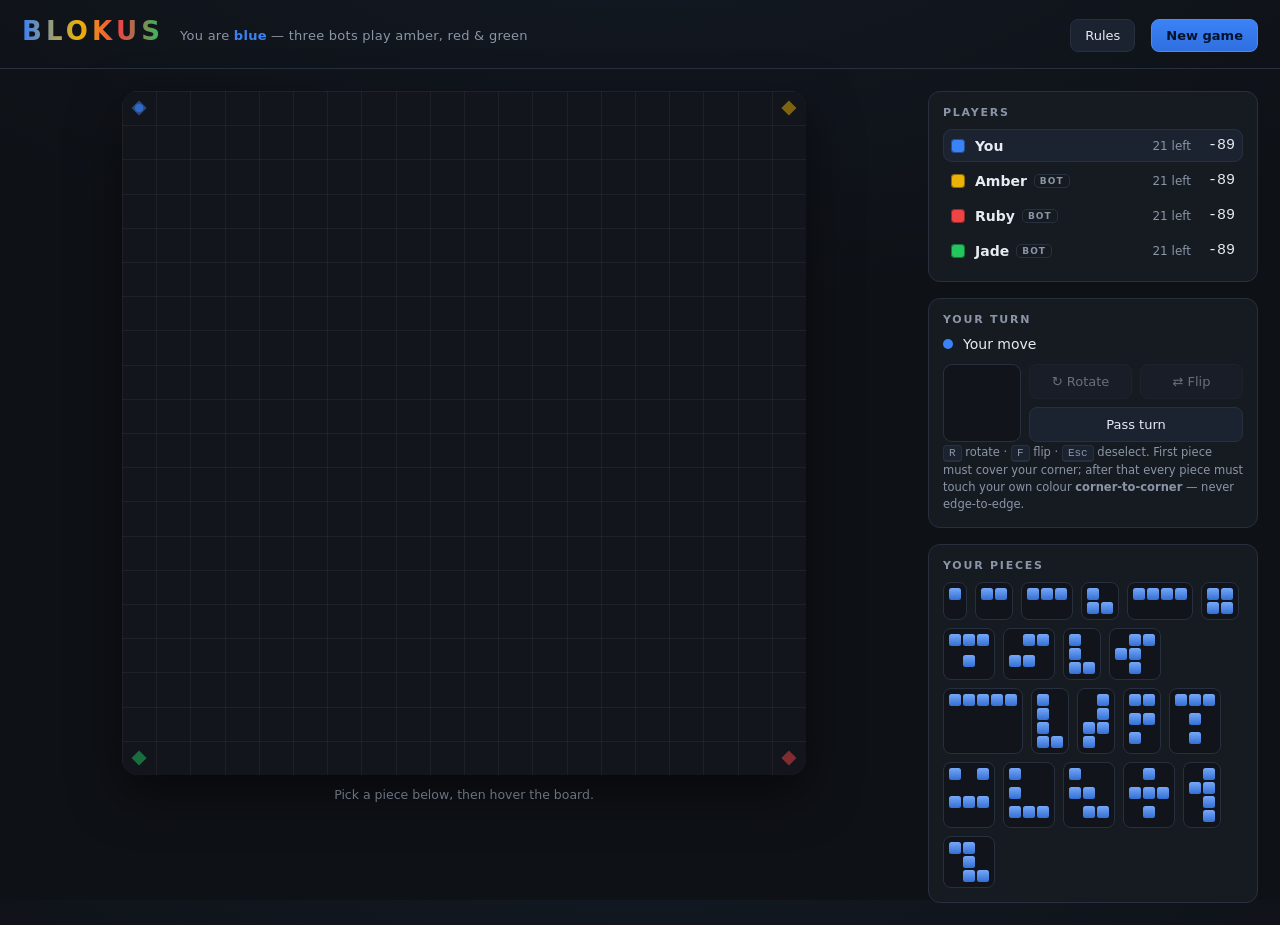
<file: blokus.html>
<!doctype html>
<html lang="en">
<head>
<meta charset="utf-8">
<meta name="viewport" content="width=device-width, initial-scale=1">
<title>Blokus — you vs. three bots</title>
<style>
  :root{
    --bg:#0e1116;
    --panel:#161b22;
    --panel-2:#1b2230;
    --line:#28303f;
    --text:#e7ecf3;
    --muted:#8b95a7;
    --blue:#3b82f6;
    --yellow:#eab308;
    --red:#ef4444;
    --green:#22c55e;
    --sans:system-ui,-apple-system,"Segoe UI",Roboto,Helvetica,sans-serif;
    --mono:ui-monospace,"SF Mono","JetBrains Mono",Menlo,Consolas,monospace;
  }
  *{box-sizing:border-box}
  html,body{height:100%}
  body{
    margin:0;font-family:var(--sans);color:var(--text);
    background:radial-gradient(130% 100% at 50% -20%,#141b26 0%,var(--bg) 55%);
    min-height:100vh;display:flex;flex-direction:column;
  }
  header{
    display:flex;align-items:baseline;gap:16px;flex-wrap:wrap;
    padding:16px 22px;border-bottom:1px solid var(--line);
  }
  .title{
    margin:0;font-size:26px;font-weight:800;letter-spacing:.16em;text-transform:uppercase;
    background:linear-gradient(90deg,var(--blue),var(--yellow) 40%,var(--red) 68%,var(--green));
    -webkit-background-clip:text;background-clip:text;color:transparent;
  }
  header p{margin:0;color:var(--muted);font-size:13px;letter-spacing:.02em}
  header .spacer{flex:1}
  .hbtn{
    font:inherit;font-size:13px;color:var(--text);background:var(--panel-2);
    border:1px solid var(--line);border-radius:8px;padding:8px 14px;cursor:pointer;
    transition:border-color .15s,background .15s;
  }
  .hbtn:hover{border-color:#3a4759}
  .hbtn.solid{background:linear-gradient(180deg,#3b82f6,#2f6fe0);border-color:#4b8bf7;color:#04122b;font-weight:650}

  main{
    flex:1;display:flex;gap:22px;padding:22px;align-items:flex-start;
  }
  .stage-col{flex:1;min-width:0;display:flex;flex-direction:column;align-items:center;gap:12px}
  .board-wrap{
    position:relative;width:min(100%,76vh);aspect-ratio:1/1;
    border-radius:16px;overflow:hidden;
    box-shadow:0 18px 50px rgba(0,0,0,.5),0 0 0 1px var(--line) inset;
    background:#12151b;
  }
  #board{position:absolute;inset:0;width:100%;height:100%;display:block;touch-action:none}
  .toast{
    position:absolute;left:50%;top:14px;transform:translateX(-50%);
    background:rgba(8,11,16,.82);border:1px solid var(--line);
    padding:8px 16px;border-radius:20px;font-size:13px;pointer-events:none;
    opacity:0;transition:opacity .25s;white-space:nowrap;z-index:5;
  }
  .toast.show{opacity:1}
  .hint-line{color:var(--muted);font-size:12.5px;text-align:center;min-height:16px}
  .hint-line b{color:var(--text)}

  /* side */
  .side{width:330px;display:flex;flex-direction:column;gap:16px;flex-shrink:0}
  @media (max-width:920px){
    main{flex-direction:column;align-items:stretch}
    .side{width:100%}
    .board-wrap{width:min(100%,92vw)}
  }
  .card{background:var(--panel);border:1px solid var(--line);border-radius:12px;padding:14px}
  .card h2{margin:0 0 10px;font-size:11px;letter-spacing:.16em;text-transform:uppercase;color:var(--muted);font-weight:700}

  .score-row{
    display:grid;grid-template-columns:14px 1fr auto auto;gap:10px;align-items:center;
    padding:8px 8px;border-radius:9px;font-size:14px;transition:background .15s;
  }
  .score-row+.score-row{margin-top:2px}
  .score-row.turn{background:var(--panel-2);box-shadow:0 0 0 1px var(--line) inset}
  .score-row.out{opacity:.45}
  .swatch{width:14px;height:14px;border-radius:4px;box-shadow:0 0 0 1px rgba(0,0,0,.4) inset}
  .score-row .nm{font-weight:600;display:flex;align-items:center;gap:7px}
  .tag{font-size:9px;letter-spacing:.12em;text-transform:uppercase;color:var(--muted);border:1px solid var(--line);border-radius:5px;padding:1px 5px}
  .score-row .lf{color:var(--muted);font-size:12px;font-variant-numeric:tabular-nums}
  .score-row .sc{font-family:var(--mono);font-variant-numeric:tabular-nums;min-width:34px;text-align:right;font-size:15px}

  .turnbar{display:flex;align-items:center;gap:10px;font-size:14px}
  .turnbar .dot{width:10px;height:10px;border-radius:50%}
  .thinking{font-size:12px;color:var(--muted);display:none;align-items:center;gap:6px}
  .thinking.on{display:inline-flex}
  .thinking .sp{width:11px;height:11px;border:2px solid var(--line);border-top-color:var(--muted);border-radius:50%;animation:spin .7s linear infinite}
  @keyframes spin{to{transform:rotate(360deg)}}
  @media (prefers-reduced-motion:reduce){.thinking .sp{animation:none}}

  .controls{display:flex;gap:8px;align-items:center;flex-wrap:wrap}
  .controls .preview{
    width:78px;height:78px;flex-shrink:0;border:1px solid var(--line);border-radius:9px;
    display:flex;align-items:center;justify-content:center;background:#11141a;padding:6px;
  }
  .pgrid{display:grid;gap:2px}
  .pcell{border-radius:3px}
  .pcell.on{background:linear-gradient(180deg,rgba(255,255,255,.28),rgba(0,0,0,.12)),var(--blue)}
  .cbtn{
    font:inherit;font-size:13px;color:var(--text);background:var(--panel-2);
    border:1px solid var(--line);border-radius:8px;padding:9px 12px;cursor:pointer;flex:1;
    transition:border-color .15s,background .15s;min-width:74px;
  }
  .cbtn:hover:not(:disabled){border-color:#3a4759}
  .cbtn:disabled{opacity:.4;cursor:default}
  .cbtn.pass:hover:not(:disabled){border-color:var(--red);color:var(--red)}
  .ctips{color:var(--muted);font-size:11.5px;margin-top:2px;line-height:1.5}
  kbd{font-family:var(--mono);font-size:11px;background:var(--panel-2);border:1px solid var(--line);border-bottom-width:2px;border-radius:4px;padding:1px 5px}

  .tray{display:flex;flex-wrap:wrap;gap:8px;align-content:flex-start}
  .tray.disabled{opacity:.5;pointer-events:none;filter:saturate(.6)}
  .piece{
    display:grid;gap:2px;padding:5px;border-radius:8px;cursor:pointer;background:#11141a;
    border:1px solid var(--line);transition:border-color .12s,transform .06s,box-shadow .12s;
  }
  .piece:hover{border-color:#3a4759}
  .piece:active{transform:scale(.96)}
  .piece.sel{border-color:var(--blue);box-shadow:0 0 0 1px var(--blue),0 0 14px rgba(59,130,246,.4)}
  .piece .u{width:12px;height:12px;border-radius:2.5px}
  .piece .u.on{background:linear-gradient(180deg,rgba(255,255,255,.3),rgba(0,0,0,.14)),var(--blue)}

  /* overlays */
  .overlay{
    position:fixed;inset:0;background:rgba(6,8,12,.72);backdrop-filter:blur(3px);
    display:none;align-items:center;justify-content:center;z-index:20;padding:20px;
  }
  .overlay.on{display:flex}
  .modal{
    background:var(--panel);border:1px solid var(--line);border-radius:16px;
    max-width:460px;width:100%;padding:26px;box-shadow:0 30px 80px rgba(0,0,0,.6);
  }
  .modal h3{margin:0 0 6px;font-size:22px}
  .modal p,.modal li{color:var(--muted);font-size:14px;line-height:1.6}
  .modal ul{margin:10px 0;padding-left:18px}
  .modal .win{font-size:16px;color:var(--text);margin:4px 0}
  .final{display:flex;flex-direction:column;gap:6px;margin:14px 0}
  .final .fr{display:grid;grid-template-columns:16px 1fr auto;gap:10px;align-items:center;font-size:15px;padding:6px 8px;border-radius:8px}
  .final .fr.w{background:var(--panel-2);font-weight:700}
  .final .fr .fsc{font-family:var(--mono);font-variant-numeric:tabular-nums}
  .modal .row{display:flex;gap:10px;margin-top:16px}
  .modal .row .hbtn{flex:1;text-align:center}
</style>
</head>
<body>
  <header>
    <h1 class="title">Blokus</h1>
    <p>You are <b style="color:#3b82f6">blue</b> — three bots play amber, red &amp; green</p>
    <span class="spacer"></span>
    <button class="hbtn" id="rulesBtn">Rules</button>
    <button class="hbtn solid" id="newBtn">New game</button>
  </header>

  <main>
    <div class="stage-col">
      <div class="board-wrap">
        <canvas id="board"></canvas>
        <div class="toast" id="toast"></div>
      </div>
      <div class="hint-line" id="hintLine">Select a piece, then hover the board to place it.</div>
    </div>

    <div class="side">
      <div class="card">
        <h2>Players</h2>
        <div id="scoreboard"></div>
      </div>

      <div class="card">
        <h2>Your turn</h2>
        <div class="turnbar">
          <span class="dot" id="turnDot" style="background:#3b82f6"></span>
          <span id="turnText">Your move</span>
          <span class="thinking" id="thinking"><span class="sp"></span>thinking…</span>
        </div>
        <div class="controls" style="margin-top:12px">
          <div class="preview"><div class="pgrid" id="preview"></div></div>
          <div style="display:flex;flex-direction:column;gap:8px;flex:1">
            <div style="display:flex;gap:8px">
              <button class="cbtn" id="rotBtn" disabled>↻ Rotate</button>
              <button class="cbtn" id="flipBtn" disabled>⇄ Flip</button>
            </div>
            <button class="cbtn pass" id="passBtn" disabled>Pass turn</button>
          </div>
        </div>
        <div class="ctips">
          <kbd>R</kbd> rotate · <kbd>F</kbd> flip · <kbd>Esc</kbd> deselect. First piece must cover your corner; after that every piece must touch your own colour <b>corner-to-corner</b> — never edge-to-edge.
        </div>
      </div>

      <div class="card">
        <h2>Your pieces</h2>
        <div class="tray" id="tray"></div>
      </div>
    </div>
  </main>

  <div class="overlay" id="rulesOverlay">
    <div class="modal">
      <h3>How to play Blokus</h3>
      <p>Four colours share one 20×20 board. On your turn you drop one polyomino.</p>
      <ul>
        <li>Your <b>first</b> piece must cover your starting corner.</li>
        <li>Every later piece must touch another of <b>your own</b> pieces at a <b>corner</b> (diagonally).</li>
        <li>It may <b>never</b> share a full edge with your own colour — edges of other colours are fine.</li>
        <li>Rotate and flip freely. If you can’t move, you pass.</li>
      </ul>
      <p>The game ends when nobody can move. You score <b>−1 per remaining square</b>, so play your big pieces early. Clearing all 21 pieces earns <b>+15</b> (<b>+20</b> if your last piece was the single square). Highest score wins.</p>
      <div class="row"><button class="hbtn solid" id="rulesClose">Got it</button></div>
    </div>
  </div>

  <div class="overlay" id="overOverlay">
    <div class="modal">
      <h3 id="overTitle">Game over</h3>
      <div class="win" id="overWin"></div>
      <div class="final" id="overFinal"></div>
      <div class="row"><button class="hbtn solid" id="overNew">Play again</button></div>
    </div>
  </div>

<script>
(() => {
  "use strict";
  const N = 20;
  const DIAG=[[1,1],[1,-1],[-1,1],[-1,-1]];
  const ORTHO=[[1,0],[-1,0],[0,1],[0,-1]];

  // ---- polyomino definitions (the 21 Blokus pieces) ----
  const PIECES = {
    '1':[[0,0]],
    '2':[[0,0],[1,0]],
    'I3':[[0,0],[1,0],[2,0]],
    'V3':[[0,0],[0,1],[1,1]],
    'I4':[[0,0],[1,0],[2,0],[3,0]],
    'O4':[[0,0],[1,0],[0,1],[1,1]],
    'T4':[[0,0],[1,0],[2,0],[1,1]],
    'S4':[[1,0],[2,0],[0,1],[1,1]],
    'L4':[[0,0],[0,1],[0,2],[1,2]],
    'F':[[1,0],[2,0],[0,1],[1,1],[1,2]],
    'I5':[[0,0],[1,0],[2,0],[3,0],[4,0]],
    'L5':[[0,0],[0,1],[0,2],[0,3],[1,3]],
    'N':[[1,0],[1,1],[0,2],[1,2],[0,3]],
    'P':[[0,0],[1,0],[0,1],[1,1],[0,2]],
    'T5':[[0,0],[1,0],[2,0],[1,1],[1,2]],
    'U':[[0,0],[2,0],[0,1],[1,1],[2,1]],
    'V5':[[0,0],[0,1],[0,2],[1,2],[2,2]],
    'W':[[0,0],[0,1],[1,1],[1,2],[2,2]],
    'X':[[1,0],[0,1],[1,1],[2,1],[1,2]],
    'Y':[[1,0],[0,1],[1,1],[1,2],[1,3]],
    'Z':[[0,0],[1,0],[1,1],[1,2],[2,2]]
  };
  const PIECE_IDS = Object.keys(PIECES);
  const SIZE = {}; PIECE_IDS.forEach(id=>SIZE[id]=PIECES[id].length);

  const norm = cells => {
    let mnx=Infinity,mny=Infinity;
    for(const [x,y] of cells){ if(x<mnx)mnx=x; if(y<mny)mny=y; }
    const out = cells.map(([x,y])=>[x-mnx,y-mny]);
    out.sort((a,b)=>a[0]-b[0]||a[1]-b[1]);
    return out;
  };
  const keyOf = cells => cells.map(c=>c[0]+','+c[1]).join(';');
  const rot  = cells => cells.map(([x,y])=>[y,-x]);
  const flip = cells => cells.map(([x,y])=>[-x,y]);
  function orientations(cells){
    const seen=new Set(), res=[]; let c=cells.map(p=>p.slice());
    for(let r=0;r<4;r++){
      for(const cc of [c, flip(c)]){
        const n=norm(cc), k=keyOf(n);
        if(!seen.has(k)){ seen.add(k); res.push(n); }
      }
      c=rot(c);
    }
    return res;
  }
  const ORI = {}; PIECE_IDS.forEach(id=>ORI[id]=orientations(PIECES[id]));

  const COLORS=['#3b82f6','#eab308','#ef4444','#22c55e'];
  const PLAYERS=[
    {name:'You',ai:false},{name:'Amber',ai:true},
    {name:'Ruby',ai:true},{name:'Jade',ai:true}
  ];
  const START=[[0,0],[N-1,0],[N-1,N-1],[0,N-1]];

  // ---- game state ----
  let board, remaining, hasPlayed, finished, lastPlaced, current, gameOver, lastMove;
  let awaiting=false, selectedId=null, orientCells=null, ghost=null, hx=null, hy=null;

  const inB=(x,y)=>x>=0&&x<N&&y>=0&&y<N;

  function isValid(p, placed, first){
    for(const [x,y] of placed){ if(!inB(x,y)||board[y*N+x]!==-1) return false; }
    for(const [x,y] of placed){
      for(const [dx,dy] of ORTHO){ const nx=x+dx,ny=y+dy; if(inB(nx,ny)&&board[ny*N+nx]===p) return false; }
    }
    if(first){
      const [sx,sy]=START[p];
      return placed.some(([x,y])=>x===sx&&y===sy);
    }
    for(const [x,y] of placed){
      for(const [dx,dy] of DIAG){ const nx=x+dx,ny=y+dy; if(inB(nx,ny)&&board[ny*N+nx]===p) return true; }
    }
    return false;
  }

  function getCorners(p){
    if(!hasPlayed[p]){ const [sx,sy]=START[p]; return board[sy*N+sx]===-1?[[sx,sy]]:[]; }
    const map=new Map();
    for(let y=0;y<N;y++)for(let x=0;x<N;x++){
      if(board[y*N+x]!==p) continue;
      for(const [dx,dy] of DIAG){
        const nx=x+dx,ny=y+dy;
        if(!inB(nx,ny)||board[ny*N+nx]!==-1) continue;
        let ortho=false;
        for(const [ex,ey] of ORTHO){ const ax=nx+ex,ay=ny+ey; if(inB(ax,ay)&&board[ay*N+ax]===p){ortho=true;break;} }
        if(!ortho) map.set(nx+','+ny,[nx,ny]);
      }
    }
    return [...map.values()];
  }

  function generateMoves(p){
    const first=!hasPlayed[p];
    const corners=getCorners(p);
    if(!corners.length) return [];
    const moves=[], seen=new Set();
    for(const id of remaining[p]){
      for(const oc of ORI[id]){
        for(const [ax,ay] of oc){
          for(const [cx,cy] of corners){
            const ox=cx-ax, oy=cy-ay;
            const placed=oc.map(([x,y])=>[x+ox,y+oy]);
            if(!isValid(p,placed,first)) continue;
            const k=id+'@'+placed.map(c=>c[0]+','+c[1]).sort().join(';');
            if(seen.has(k)) continue; seen.add(k);
            moves.push({id,cells:placed});
          }
        }
      }
    }
    return moves;
  }

  function chooseAI(p, moves){
    const oppOutlets=new Set();
    for(let o=0;o<4;o++){
      if(o===p||finished[o]||!hasPlayed[o]) continue;
      for(const [x,y] of getCorners(o)) oppOutlets.add(x+','+y);
    }
    const first=!hasPlayed[p];
    let best=null,bestScore=-Infinity;
    for(const mv of moves){
      const cells=mv.cells, size=cells.length;
      const placedSet=new Set(cells.map(c=>c[0]+','+c[1]));
      let sx=0,sy=0; for(const [x,y] of cells){sx+=x;sy+=y;}
      const dist=Math.hypot(sx/size-9.5, sy/size-9.5);
      const outlets=new Set();
      for(const [x,y] of cells){
        for(const [dx,dy] of DIAG){
          const nx=x+dx,ny=y+dy;
          if(!inB(nx,ny)||board[ny*N+nx]!==-1||placedSet.has(nx+','+ny)) continue;
          let bad=false;
          for(const [ex,ey] of ORTHO){ const ax=nx+ex,ay=ny+ey; if(inB(ax,ay)&&(board[ay*N+ax]===p||placedSet.has(ax+','+ay))){bad=true;break;} }
          if(!bad) outlets.add(nx+','+ny);
        }
      }
      let block=0; const counted=new Set();
      for(const [x,y] of cells){
        for(let dx=-1;dx<=1;dx++)for(let dy=-1;dy<=1;dy++){
          const k=(x+dx)+','+(y+dy);
          if(oppOutlets.has(k)&&!counted.has(k)){ counted.add(k); block++; }
        }
      }
      const score = size*1000 + outlets.size*7 + block*6 - dist*(first?4:1.5) + Math.random()*2;
      if(score>bestScore){ bestScore=score; best=mv; }
    }
    return best;
  }

  function doPlace(p, mv){
    for(const [x,y] of mv.cells) board[y*N+x]=p;
    remaining[p].delete(mv.id);
    hasPlayed[p]=true;
    lastPlaced[p]=mv.id;
    lastMove={p,cells:mv.cells};
    updateScores();
    if(p===0) buildTray();
    render();
  }

  // ---- turn engine ----
  const AI_THINK=340, AI_GAP=140;
  function loop(){
    if(gameOver) return;
    if(finished.every(f=>f)) return endGame();
    const p=current;
    if(finished[p]){ current=(current+1)%4; return loop(); }
    const moves=generateMoves(p);
    if(moves.length===0){
      finished[p]=true;
      toast(PLAYERS[p].name + (p===0?' — no moves left':' passes'));
      updateScores(); render();
      current=(current+1)%4;
      return setTimeout(loop, 320);
    }
    if(!PLAYERS[p].ai){
      awaiting=true;
      updateTurnUI();
      render();
      return;
    }
    updateTurnUI();
    setTimeout(()=>{
      if(gameOver) return;
      const mv=chooseAI(p,moves);
      doPlace(p,mv);
      current=(current+1)%4;
      setTimeout(loop, AI_GAP);
    }, AI_THINK);
  }

  function humanPlace(){
    if(!ghost||!ghost.valid) return;
    doPlace(0,{id:selectedId,cells:ghost.cells});
    awaiting=false; clearSelection();
    current=1; updateTurnUI();
    setTimeout(loop, 200);
  }
  function humanPass(){
    if(!awaiting) return;
    finished[0]=true; awaiting=false; clearSelection();
    toast('You pass'); updateScores();
    current=1; updateTurnUI();
    setTimeout(loop, 200);
  }

  function endGame(){
    gameOver=true; awaiting=false;
    updateScores();
    const finals=[];
    for(let p=0;p<4;p++){
      let sq=0; for(const id of remaining[p]) sq+=SIZE[id];
      let s=-sq;
      if(sq===0) s += (lastPlaced[p]==='1')?20:15;
      finals.push({p,score:s});
    }
    const top=Math.max(...finals.map(f=>f.score));
    const winners=finals.filter(f=>f.score===top).map(f=>f.p);
    const fEl=document.getElementById('overFinal'); fEl.innerHTML='';
    finals.slice().sort((a,b)=>b.score-a.score).forEach(f=>{
      const w=winners.includes(f.p);
      const r=document.createElement('div'); r.className='fr'+(w?' w':'');
      r.innerHTML=`<span class="swatch" style="background:${COLORS[f.p]}"></span>
        <span>${PLAYERS[f.p].name}${w?' 👑':''}</span>
        <span class="fsc">${f.score>0?'+':''}${f.score}</span>`;
      fEl.appendChild(r);
    });
    const youWon = winners.includes(0);
    document.getElementById('overTitle').textContent = youWon ? (winners.length>1?'A tie!':'You win! 🎉') : 'Game over';
    document.getElementById('overWin').textContent =
      winners.length>1 ? PLAYERS[winners[0]].name+' & others tie the board.'
      : (youWon ? 'You cleared the most squares.' : PLAYERS[winners[0]].name+' takes it — better luck next round.');
    document.getElementById('overOverlay').classList.add('on');
    render();
  }

  // ---- rendering ----
  const canvas=document.getElementById('board');
  const ctx=canvas.getContext('2d');
  let dpr=1;
  function fit(){
    const r=canvas.getBoundingClientRect();
    dpr=Math.min(window.devicePixelRatio||1,2);
    canvas.width=Math.round(r.width*dpr);
    canvas.height=Math.round(r.height*dpr);
    ctx.setTransform(dpr,0,0,dpr,0,0);
    render();
  }
  function rr(x,y,w,h,rad){
    ctx.beginPath();
    if(ctx.roundRect){ ctx.roundRect(x,y,w,h,rad); }
    else{ ctx.moveTo(x+rad,y);ctx.arcTo(x+w,y,x+w,y+h,rad);ctx.arcTo(x+w,y+h,x,y+h,rad);ctx.arcTo(x,y+h,x,y,rad);ctx.arcTo(x,y,x+w,y,rad);ctx.closePath(); }
  }
  function tile(gx,gy,cs,color,alpha){
    const pad=Math.max(1,cs*0.06), x=gx*cs+pad, y=gy*cs+pad, s=cs-pad*2, rad=Math.max(2,cs*0.18);
    ctx.globalAlpha=alpha==null?1:alpha;
    rr(x,y,s,s,rad); ctx.fillStyle=color; ctx.fill();
    const g=ctx.createLinearGradient(x,y,x,y+s);
    g.addColorStop(0,'rgba(255,255,255,.34)'); g.addColorStop(.45,'rgba(255,255,255,.05)'); g.addColorStop(1,'rgba(0,0,0,.20)');
    rr(x,y,s,s,rad); ctx.fillStyle=g; ctx.fill();
    ctx.lineWidth=Math.max(1,cs*0.04); ctx.strokeStyle='rgba(0,0,0,.32)'; rr(x,y,s,s,rad); ctx.stroke();
    ctx.globalAlpha=1;
  }
  function render(){
    if(!board) return;
    const size=canvas.width/dpr, cs=size/N;
    ctx.clearRect(0,0,size,size);
    ctx.fillStyle='#12151b'; ctx.fillRect(0,0,size,size);
    // grid
    ctx.strokeStyle='rgba(255,255,255,.05)'; ctx.lineWidth=1;
    ctx.beginPath();
    for(let i=0;i<=N;i++){ const p=Math.round(i*cs)+.5; ctx.moveTo(p,0);ctx.lineTo(p,size); ctx.moveTo(0,p);ctx.lineTo(size,p); }
    ctx.stroke();
    // start-corner markers (if still open)
    for(let p=0;p<4;p++){
      const [sx,sy]=START[p];
      if(board[sy*N+sx]===-1){
        ctx.globalAlpha=.5; ctx.fillStyle=COLORS[p];
        const cx=sx*cs+cs/2, cy=sy*cs+cs/2, d=cs*0.22;
        ctx.beginPath(); ctx.moveTo(cx,cy-d);ctx.lineTo(cx+d,cy);ctx.lineTo(cx,cy+d);ctx.lineTo(cx-d,cy);ctx.closePath(); ctx.fill();
        ctx.globalAlpha=1;
      }
    }
    // placed
    for(let y=0;y<N;y++)for(let x=0;x<N;x++){
      const v=board[y*N+x]; if(v>=0) tile(x,y,cs,COLORS[v],1);
    }
    // last move outline
    if(lastMove){
      ctx.strokeStyle='rgba(255,255,255,.85)'; ctx.lineWidth=Math.max(1.5,cs*0.06);
      for(const [x,y] of lastMove.cells){ const pad=cs*0.06; rr(x*cs+pad,y*cs+pad,cs-pad*2,cs-pad*2,cs*0.18); ctx.stroke(); }
    }
    // human outlets hint
    if(awaiting && !gameOver){
      const cor=getCorners(0);
      ctx.fillStyle='rgba(59,130,246,.55)';
      for(const [x,y] of cor){ ctx.beginPath(); ctx.arc(x*cs+cs/2,y*cs+cs/2,cs*0.12,0,7); ctx.fill(); }
    }
    // ghost preview
    if(ghost){
      const col=ghost.valid?COLORS[0]:'#ef4444';
      for(const [x,y] of ghost.cells){ if(inB(x,y)) tile(x,y,cs,col,ghost.valid?.6:.4); }
      ctx.strokeStyle=ghost.valid?'rgba(255,255,255,.9)':'rgba(255,120,120,.9)';
      ctx.lineWidth=Math.max(1.5,cs*0.05); ctx.setLineDash([cs*0.18,cs*0.12]);
      for(const [x,y] of ghost.cells){ if(inB(x,y)){ const pad=cs*0.06; rr(x*cs+pad,y*cs+pad,cs-pad*2,cs-pad*2,cs*0.18); ctx.stroke(); } }
      ctx.setLineDash([]);
    }
  }

  // ---- ghost / pointer ----
  function computeGhost(cx,cy){
    if(!selectedId||!orientCells) return null;
    let ax=0,ay=0; for(const [x,y] of orientCells){ax+=x;ay+=y;}
    ax=Math.round(ax/orientCells.length); ay=Math.round(ay/orientCells.length);
    const ox=cx-ax, oy=cy-ay;
    const cells=orientCells.map(([x,y])=>[x+ox,y+oy]);
    return {cells, valid:isValid(0,cells,!hasPlayed[0])};
  }
  function cellFromEvent(e){
    const r=canvas.getBoundingClientRect();
    const cc=r.width/N;
    const x=Math.floor((e.clientX-r.left)/cc), y=Math.floor((e.clientY-r.top)/cc);
    return inB(x,y)?[x,y]:null;
  }
  canvas.addEventListener('pointermove',e=>{
    if(gameOver||current!==0||!awaiting||!selectedId){ if(ghost){ghost=null;render();} return; }
    const c=cellFromEvent(e);
    if(!c){ hx=hy=null; if(ghost){ghost=null;render();} return; }
    hx=c[0];hy=c[1]; ghost=computeGhost(hx,hy); render();
  });
  canvas.addEventListener('pointerleave',()=>{ hx=hy=null; if(ghost){ghost=null;render();} });
  canvas.addEventListener('pointerdown',e=>{
    if(gameOver||current!==0||!awaiting) return;
    const c=cellFromEvent(e); if(!c) return;
    hx=c[0];hy=c[1]; ghost=computeGhost(hx,hy);
    if(ghost&&ghost.valid) humanPlace(); else render();
  });

  // ---- tray / selection UI ----
  const trayEl=document.getElementById('tray');
  function buildTray(){
    trayEl.innerHTML='';
    for(const id of PIECE_IDS){
      if(!remaining[0].has(id)) continue;
      const cells=PIECES[id];
      let mx=0,my=0; for(const [x,y] of cells){ if(x>mx)mx=x; if(y>my)my=y; }
      const el=document.createElement('div');
      el.className='piece'+(id===selectedId?' sel':'');
      el.dataset.id=id;
      el.style.gridTemplateColumns=`repeat(${mx+1},12px)`;
      const filled=new Set(cells.map(c=>c[0]+','+c[1]));
      for(let y=0;y<=my;y++)for(let x=0;x<=mx;x++){
        const u=document.createElement('div');
        u.className='u'+(filled.has(x+','+y)?' on':'');
        el.appendChild(u);
      }
      el.addEventListener('click',()=>selectPiece(id));
      trayEl.appendChild(el);
    }
    trayEl.classList.toggle('disabled', !(awaiting && current===0 && !gameOver));
  }
  function selectPiece(id){
    if(!awaiting||current!==0) return;
    selectedId=id; orientCells=norm(PIECES[id]);
    document.querySelectorAll('.piece').forEach(e=>e.classList.toggle('sel',e.dataset.id===id));
    updatePreview();
    if(hx!=null){ ghost=computeGhost(hx,hy); }
    render();
  }
  function clearSelection(){
    selectedId=null; orientCells=null; ghost=null;
    document.querySelectorAll('.piece').forEach(e=>e.classList.remove('sel'));
    updatePreview();
  }
  const previewEl=document.getElementById('preview');
  function updatePreview(){
    previewEl.innerHTML='';
    const has=!!selectedId;
    document.getElementById('rotBtn').disabled=!has;
    document.getElementById('flipBtn').disabled=!has;
    if(!has) return;
    let mx=0,my=0; for(const [x,y] of orientCells){ if(x>mx)mx=x; if(y>my)my=y; }
    const u=Math.min(14, Math.floor(64/(Math.max(mx,my)+1)));
    previewEl.style.gridTemplateColumns=`repeat(${mx+1},${u}px)`;
    const filled=new Set(orientCells.map(c=>c[0]+','+c[1]));
    for(let y=0;y<=my;y++)for(let x=0;x<=mx;x++){
      const d=document.createElement('div');
      d.className='pcell'+(filled.has(x+','+y)?' on':'');
      d.style.width=u+'px'; d.style.height=u+'px';
      previewEl.appendChild(d);
    }
  }
  function rotateSel(){ if(!selectedId)return; orientCells=norm(rot(orientCells)); updatePreview(); if(hx!=null)ghost=computeGhost(hx,hy); render(); }
  function flipSel(){ if(!selectedId)return; orientCells=norm(flip(orientCells)); updatePreview(); if(hx!=null)ghost=computeGhost(hx,hy); render(); }
  document.getElementById('rotBtn').onclick=rotateSel;
  document.getElementById('flipBtn').onclick=flipSel;
  document.getElementById('passBtn').onclick=humanPass;

  window.addEventListener('keydown',e=>{
    if(e.target.tagName==='INPUT') return;
    if(e.key==='r'||e.key==='R') rotateSel();
    else if(e.key==='f'||e.key==='F') flipSel();
    else if(e.key==='Escape') clearSelection();
  });

  // ---- scoreboard / status ----
  const sbEl=document.getElementById('scoreboard');
  function buildScoreboard(){
    sbEl.innerHTML='';
    for(let p=0;p<4;p++){
      const r=document.createElement('div'); r.className='score-row'; r.id='sr'+p;
      r.innerHTML=`<span class="swatch" style="background:${COLORS[p]}"></span>
        <span class="nm">${PLAYERS[p].name}${PLAYERS[p].ai?'<span class="tag">bot</span>':''}</span>
        <span class="lf" id="lf${p}"></span>
        <span class="sc" id="sc${p}"></span>`;
      sbEl.appendChild(r);
    }
  }
  function updateScores(){
    for(let p=0;p<4;p++){
      let sq=0; for(const id of remaining[p]) sq+=SIZE[id];
      let s=-sq;
      if(gameOver && sq===0) s += (lastPlaced[p]==='1')?20:15;
      document.getElementById('lf'+p).textContent = remaining[p].size+' left';
      document.getElementById('sc'+p).textContent = (s>0?'+':'')+s;
      const row=document.getElementById('sr'+p);
      row.classList.toggle('turn', !gameOver && p===current);
      row.classList.toggle('out', finished[p]);
    }
  }
  function updateTurnUI(){
    const p=current;
    document.getElementById('turnDot').style.background=COLORS[p];
    const th=document.getElementById('thinking');
    if(gameOver){ document.getElementById('turnText').textContent='Game over'; th.classList.remove('on'); }
    else if(p===0){ document.getElementById('turnText').textContent = awaiting?'Your move':'…'; th.classList.remove('on'); }
    else { document.getElementById('turnText').textContent = PLAYERS[p].name+' is playing'; th.classList.add('on'); }
    document.getElementById('passBtn').disabled = !(awaiting && current===0 && !gameOver);
    document.getElementById('hintLine').innerHTML = (awaiting&&current===0)
      ? (selectedId?'Hover to place · <b>R</b> rotate · <b>F</b> flip':'Pick a piece below, then hover the board.')
      : 'Bots are moving…';
    buildTray();
    updateScores();
  }

  // ---- toast ----
  let toastT=null;
  function toast(msg){
    const t=document.getElementById('toast'); t.textContent=msg; t.classList.add('show');
    clearTimeout(toastT); toastT=setTimeout(()=>t.classList.remove('show'),1400);
  }

  // ---- new game ----
  function newGame(){
    board=new Int8Array(N*N).fill(-1);
    remaining=[0,1,2,3].map(()=>new Set(PIECE_IDS));
    hasPlayed=[false,false,false,false];
    finished=[false,false,false,false];
    lastPlaced=[null,null,null,null];
    current=0; gameOver=false; lastMove=null;
    awaiting=false; clearSelection();
    document.getElementById('overOverlay').classList.remove('on');
    buildScoreboard(); buildTray(); updateTurnUI(); render();
    setTimeout(loop, 200);
  }

  document.getElementById('newBtn').onclick=newGame;
  document.getElementById('overNew').onclick=newGame;
  document.getElementById('rulesBtn').onclick=()=>document.getElementById('rulesOverlay').classList.add('on');
  document.getElementById('rulesClose').onclick=()=>document.getElementById('rulesOverlay').classList.remove('on');
  document.querySelectorAll('.overlay').forEach(o=>o.addEventListener('pointerdown',e=>{ if(e.target===o) o.classList.remove('on'); }));

  new ResizeObserver(fit).observe(canvas);
  fit();
  newGame();
})();
</script>
</body>
</html>
</file>
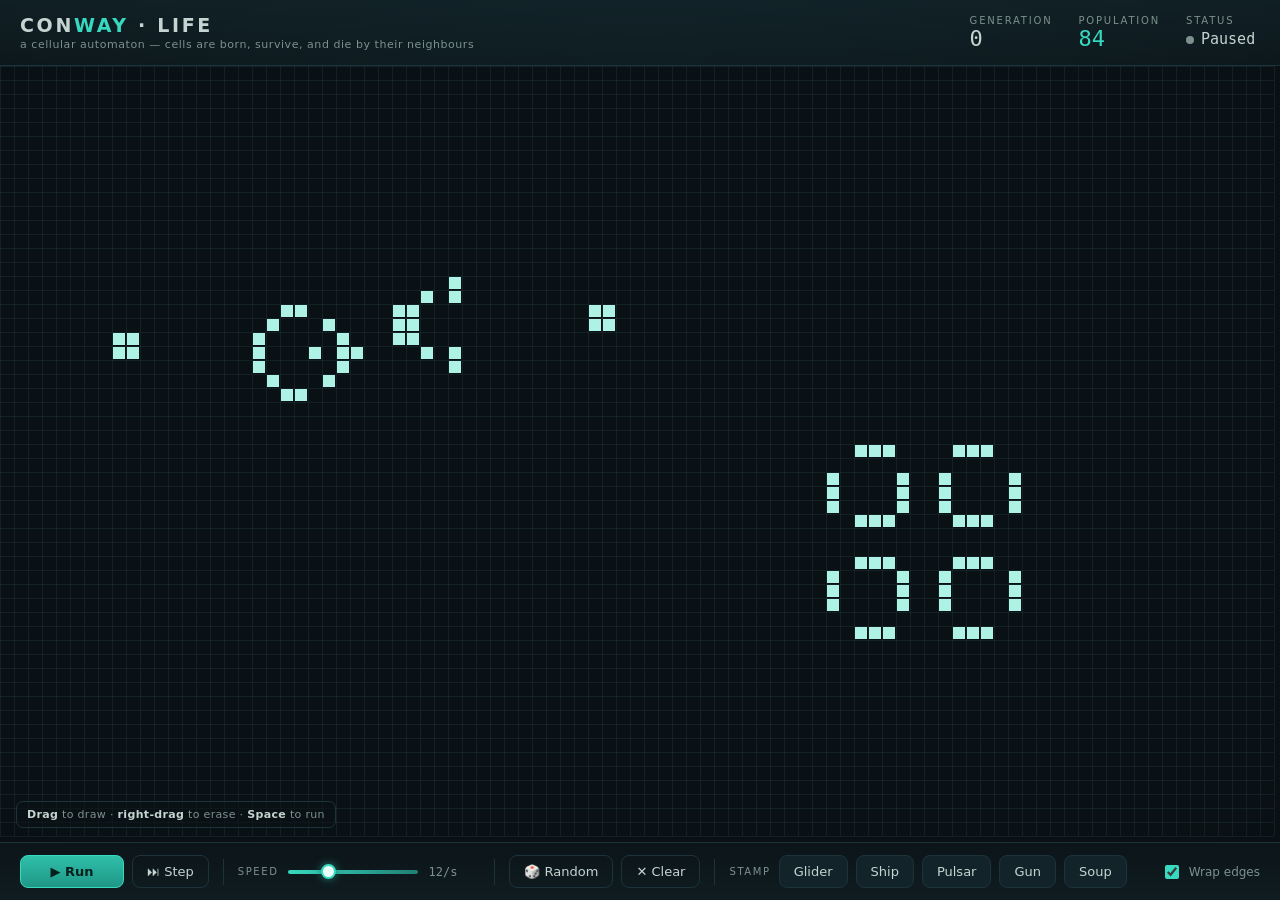
<file: game_of_life.html>
<!doctype html>
<html lang="en">
<head>
<meta charset="utf-8">
<meta name="viewport" content="width=device-width, initial-scale=1">
<title>Life — a cellular automaton</title>
<style>
  :root{
    --ground:#0a1114;
    --panel:#0f1b20;
    --panel-2:#12242a;
    --line:#1c333a;
    --text:#c4d4d0;
    --muted:#7c918d;
    --accent:#37d9c0;
    --accent-dim:#1f7f74;
    --danger:#e07a6a;
    --radius:10px;
    --mono:ui-monospace,"SF Mono","JetBrains Mono",Menlo,Consolas,monospace;
    --sans:system-ui,-apple-system,"Segoe UI",Roboto,sans-serif;
  }
  *{box-sizing:border-box}
  html,body{height:100%}
  body{
    margin:0;
    font-family:var(--sans);
    color:var(--text);
    background:
      radial-gradient(120% 90% at 50% -10%, #10242a 0%, var(--ground) 60%);
    display:flex;
    flex-direction:column;
    min-height:100vh;
    overflow:hidden;
  }

  header{
    display:flex;
    align-items:center;
    gap:20px;
    padding:14px 20px;
    border-bottom:1px solid var(--line);
    background:linear-gradient(180deg,rgba(19,36,42,.65),rgba(15,27,32,.4));
    flex-wrap:wrap;
  }
  .brand{display:flex;flex-direction:column;gap:2px;margin-right:auto}
  .brand h1{
    margin:0;
    font-size:19px;
    font-weight:650;
    letter-spacing:.14em;
    text-transform:uppercase;
  }
  .brand h1 b{color:var(--accent);font-weight:650}
  .brand span{font-size:11px;color:var(--muted);letter-spacing:.05em}

  .readouts{display:flex;gap:26px}
  .stat{display:flex;flex-direction:column;gap:2px;min-width:74px}
  .stat .k{font-size:10px;letter-spacing:.18em;text-transform:uppercase;color:var(--muted)}
  .stat .v{
    font-family:var(--mono);
    font-size:22px;
    line-height:1;
    font-variant-numeric:tabular-nums;
    color:var(--text);
  }
  .stat .v.live{color:var(--accent)}
  .status-dot{
    display:inline-block;width:8px;height:8px;border-radius:50%;
    background:var(--muted);margin-right:7px;vertical-align:middle;
  }
  .status-dot.on{background:var(--accent);box-shadow:0 0 10px var(--accent)}

  /* stage */
  .stage{position:relative;flex:1;min-height:0;overflow:hidden}
  #glow,#grid{position:absolute;inset:0;width:100%;height:100%;display:block}
  #glow{filter:blur(9px);opacity:.55;mix-blend-mode:screen;pointer-events:none}
  #grid{cursor:crosshair}
  .stage::after{ /* vignette */
    content:"";position:absolute;inset:0;pointer-events:none;
    background:radial-gradient(120% 120% at 50% 45%,transparent 55%,rgba(4,9,11,.55) 100%);
  }
  .hint{
    position:absolute;left:16px;bottom:14px;z-index:3;
    font-size:11px;color:var(--muted);letter-spacing:.03em;
    background:rgba(10,17,20,.6);padding:6px 10px;border-radius:7px;
    border:1px solid var(--line);pointer-events:none;
  }
  .hint b{color:var(--text);font-weight:600}
  .hint.armed{color:var(--accent);border-color:var(--accent-dim)}

  /* controls */
  footer{
    display:flex;align-items:center;gap:14px;flex-wrap:wrap;
    padding:12px 20px;border-top:1px solid var(--line);
    background:linear-gradient(0deg,rgba(19,36,42,.6),rgba(15,27,32,.35));
  }
  .cluster{display:flex;align-items:center;gap:8px}
  .divider{width:1px;height:26px;background:var(--line)}
  .grow{flex:1}

  button{
    font-family:var(--sans);font-size:13px;color:var(--text);
    background:var(--panel-2);border:1px solid var(--line);
    padding:8px 14px;border-radius:8px;cursor:pointer;
    display:inline-flex;align-items:center;gap:7px;
    transition:border-color .15s,background .15s,color .15s,transform .05s;
  }
  button:hover{border-color:var(--accent-dim);color:#e6f6f2}
  button:active{transform:translateY(1px)}
  button:focus-visible{outline:2px solid var(--accent);outline-offset:2px}
  button.primary{
    background:linear-gradient(180deg,#2fbfa9,#1f9787);
    border-color:#37d9c0;color:#05201c;font-weight:650;min-width:104px;justify-content:center;
  }
  button.primary:hover{filter:brightness(1.07);color:#04120f}
  button.ghost{background:transparent}
  button.danger:hover{border-color:var(--danger);color:var(--danger)}
  button.chip.armed{border-color:var(--accent);color:var(--accent);box-shadow:0 0 0 1px var(--accent-dim) inset}

  .label{font-size:10px;letter-spacing:.16em;text-transform:uppercase;color:var(--muted)}

  input[type=range]{
    -webkit-appearance:none;appearance:none;width:130px;height:4px;border-radius:3px;
    background:linear-gradient(90deg,var(--accent) 0%,var(--accent-dim) 100%);
    outline:none;cursor:pointer;
  }
  input[type=range]::-webkit-slider-thumb{
    -webkit-appearance:none;width:15px;height:15px;border-radius:50%;
    background:#eafff9;border:2px solid var(--accent);box-shadow:0 0 8px var(--accent-dim);
  }
  input[type=range]::-moz-range-thumb{
    width:15px;height:15px;border-radius:50%;background:#eafff9;
    border:2px solid var(--accent);box-shadow:0 0 8px var(--accent-dim);
  }
  .rate{font-family:var(--mono);font-size:12px;color:var(--muted);width:52px;font-variant-numeric:tabular-nums}

  .toggle{display:inline-flex;align-items:center;gap:7px;font-size:12px;color:var(--muted);cursor:pointer;user-select:none}
  .toggle input{accent-color:var(--accent);width:14px;height:14px}

  @media (max-width:720px){
    .readouts{gap:16px}
    .brand span{display:none}
    footer{gap:10px}
    input[type=range]{width:96px}
  }
  @media (prefers-reduced-motion:reduce){
    button{transition:none}
  }
</style>
</head>
<body>
  <header>
    <div class="brand">
      <h1>Con<b>way</b> · Life</h1>
      <span>a cellular automaton — cells are born, survive, and die by their neighbours</span>
    </div>
    <div class="readouts">
      <div class="stat">
        <div class="k">Generation</div>
        <div class="v" id="genOut">0</div>
      </div>
      <div class="stat">
        <div class="k">Population</div>
        <div class="v live" id="popOut">0</div>
      </div>
      <div class="stat">
        <div class="k">Status</div>
        <div class="v" id="statusOut" style="font-size:15px;padding-top:4px">
          <span class="status-dot" id="dot"></span><span id="statusText">Paused</span>
        </div>
      </div>
    </div>
  </header>

  <div class="stage">
    <canvas id="glow"></canvas>
    <canvas id="grid"></canvas>
    <div class="hint" id="hint"><b>Drag</b> to draw · <b>right-drag</b> to erase · <b>Space</b> to run</div>
  </div>

  <footer>
    <div class="cluster">
      <button class="primary" id="playBtn">▶ Run</button>
      <button class="ghost" id="stepBtn" title="Advance one generation (S)">⏭ Step</button>
    </div>
    <div class="divider"></div>
    <div class="cluster">
      <span class="label">Speed</span>
      <input type="range" id="speed" min="1" max="40" value="12">
      <span class="rate" id="rateOut">12/s</span>
    </div>
    <div class="divider"></div>
    <div class="cluster">
      <button class="ghost" id="randBtn" title="Fill with random soup (R)">🎲 Random</button>
      <button class="ghost danger" id="clearBtn" title="Clear the board (C)">✕ Clear</button>
    </div>
    <div class="divider"></div>
    <div class="cluster" id="patterns">
      <span class="label">Stamp</span>
      <button class="chip" data-pat="glider">Glider</button>
      <button class="chip" data-pat="lwss">Ship</button>
      <button class="chip" data-pat="pulsar">Pulsar</button>
      <button class="chip" data-pat="gun">Gun</button>
      <button class="chip" data-pat="soup">Soup</button>
    </div>
    <div class="grow"></div>
    <div class="cluster">
      <label class="toggle"><input type="checkbox" id="wrapChk" checked>Wrap edges</label>
    </div>
  </footer>

<script>
(() => {
  "use strict";
  const gridC = document.getElementById('grid');
  const glowC = document.getElementById('glow');
  const gctx = gridC.getContext('2d');
  const bctx = glowC.getContext('2d');
  const stage = document.querySelector('.stage');

  const CELL = 14;            // css px per cell
  let cols=0, rows=0, dpr=1;
  let cur, nxt, age;          // Uint8 / Uint16 grids
  let running=false, generation=0, population=0;
  let speed=12, wrap=true;
  let armed=null;             // pattern chip currently armed for stamping

  // Colour by age: newborn -> near-white, settling to teal, old cooling to cyan.
  const AGE_STOPS=14;
  const palette=[];
  for(let a=0;a<=AGE_STOPS;a++){
    const t=a/AGE_STOPS;
    const hue=166+t*30;         // 166 teal -> 196 cyan
    const sat=72+t*14;
    const light=84-t*32;        // bright new -> cooler old
    palette.push(`hsl(${hue} ${sat}% ${light}%)`);
  }
  const colOf=a=>palette[a>AGE_STOPS?AGE_STOPS:a];

  function alloc(nc,nr){
    const nCur=new Uint8Array(nc*nr);
    const nAge=new Uint16Array(nc*nr);
    if(cur){ // preserve overlap on resize
      const cc=Math.min(cols,nc), rr=Math.min(rows,nr);
      for(let y=0;y<rr;y++)for(let x=0;x<cc;x++){
        nCur[y*nc+x]=cur[y*cols+x];
        nAge[y*nc+x]=age[y*cols+x];
      }
    }
    cols=nc; rows=nr; cur=nCur; nxt=new Uint8Array(nc*nr); age=nAge;
  }

  function resize(){
    const w=stage.clientWidth, h=stage.clientHeight;
    dpr=Math.min(window.devicePixelRatio||1,2);
    for(const c of [gridC,glowC]){
      c.width=Math.round(w*dpr); c.height=Math.round(h*dpr);
    }
    gctx.setTransform(dpr,0,0,dpr,0,0);
    bctx.setTransform(dpr,0,0,dpr,0,0);
    const nc=Math.max(4,Math.floor(w/CELL)), nr=Math.max(4,Math.floor(h/CELL));
    if(nc!==cols||nr!==rows) alloc(nc,nr);
    render();
  }

  // The four rules of Life, computed into nxt.
  function step(){
    const W=cols,H=rows;
    for(let y=0;y<H;y++){
      const yUp=(y-1+H)%H, yDn=(y+1)%H;
      for(let x=0;x<W;x++){
        let n;
        if(wrap){
          const xL=(x-1+W)%W, xR=(x+1)%W;
          n=cur[yUp*W+xL]+cur[yUp*W+x]+cur[yUp*W+xR]
           +cur[y*W+xL]              +cur[y*W+xR]
           +cur[yDn*W+xL]+cur[yDn*W+x]+cur[yDn*W+xR];
        }else{
          n=0;
          for(let dy=-1;dy<=1;dy++)for(let dx=-1;dx<=1;dx++){
            if(!dx&&!dy)continue;
            const xx=x+dx, yy=y+dy;
            if(xx<0||xx>=W||yy<0||yy>=H)continue;
            n+=cur[yy*W+xx];
          }
        }
        const i=y*W+x, alive=cur[i];
        const live=alive ? (n===2||n===3) : (n===3);
        nxt[i]=live?1:0;
        age[i]=live?(alive?Math.min(age[i]+1,65535):1):0;
      }
    }
    [cur,nxt]=[nxt,cur];
    generation++;
    render();
    updateReadouts();
  }

  function render(){
    const w=gridC.width/dpr, h=gridC.height/dpr;
    gctx.clearRect(0,0,w,h);
    gctx.fillStyle='#0a1114'; gctx.fillRect(0,0,w,h);
    // faint lattice
    gctx.strokeStyle='rgba(28,51,58,.5)'; gctx.lineWidth=1;
    gctx.beginPath();
    for(let x=0;x<=cols;x++){const px=Math.round(x*CELL)+.5;gctx.moveTo(px,0);gctx.lineTo(px,rows*CELL);}
    for(let y=0;y<=rows;y++){const py=Math.round(y*CELL)+.5;gctx.moveTo(0,py);gctx.lineTo(cols*CELL,py);}
    gctx.stroke();
    // cells
    let pop=0;
    for(let y=0;y<rows;y++){
      for(let x=0;x<cols;x++){
        const i=y*cols+x;
        if(!cur[i])continue;
        pop++;
        gctx.fillStyle=colOf(age[i]);
        gctx.fillRect(x*CELL+1,y*CELL+1,CELL-2,CELL-2);
      }
    }
    population=pop;
    // bloom pass: cheap phosphor glow
    bctx.clearRect(0,0,w,h);
    bctx.drawImage(gridC,0,0,w,h);
  }

  function updateReadouts(){
    document.getElementById('genOut').textContent=generation.toLocaleString();
    document.getElementById('popOut').textContent=population.toLocaleString();
  }

  function setRunning(v){
    running=v;
    const btn=document.getElementById('playBtn');
    btn.textContent=v?'❚❚ Pause':'▶ Run';
    document.getElementById('dot').classList.toggle('on',v);
    document.getElementById('statusText').textContent=v?'Running':'Paused';
  }

  function clear(){
    cur.fill(0); age.fill(0); generation=0; render(); updateReadouts();
  }
  function randomize(){
    for(let i=0;i<cur.length;i++){const a=Math.random()<0.28?1:0;cur[i]=a;age[i]=a?1:0;}
    generation=0; render(); updateReadouts();
  }

  // ---- patterns (relative coordinates) ----
  const P={
    glider:[[1,0],[2,1],[0,2],[1,2],[2,2]],
    lwss:[[0,0],[3,0],[4,1],[0,2],[4,2],[1,3],[2,3],[3,3],[4,3]],
    pulsar:(()=>{
      const base=[[2,0],[3,0],[4,0],[0,2],[5,2],[0,3],[5,3],[0,4],[5,4],[2,5],[3,5],[4,5]];
      const pts=[];
      const quad=(fx,fy,ox,oy)=>base.forEach(([x,y])=>pts.push([ox+fx*x,oy+fy*y]));
      quad(1,1,0,0); quad(-1,1,13,0); quad(1,-1,0,13); quad(-1,-1,13,13);
      return pts;
    })(),
    gun:[
      [24,0],[22,1],[24,1],[12,2],[13,2],[20,2],[21,2],[34,2],[35,2],
      [11,3],[15,3],[20,3],[21,3],[34,3],[35,3],
      [0,4],[1,4],[10,4],[16,4],[20,4],[21,4],
      [0,5],[1,5],[10,5],[14,5],[16,5],[17,5],[22,5],[24,5],
      [10,6],[16,6],[24,6],[11,7],[15,7],[12,8],[13,8]
    ],
    soup:(()=>{const p=[];for(let y=0;y<8;y++)for(let x=0;x<8;x++)if(Math.random()<0.5)p.push([x,y]);return p;})()
  };

  function stamp(pat,cx,cy){
    let list=P[pat];
    if(pat==='soup'){ // fresh soup each time
      list=[];for(let y=0;y<9;y++)for(let x=0;x<9;x++)if(Math.random()<0.5)list.push([x,y]);
    }
    let maxX=0,maxY=0;
    for(const [x,y] of list){if(x>maxX)maxX=x;if(y>maxY)maxY=y;}
    const ox=cx-((maxX/2)|0), oy=cy-((maxY/2)|0);
    for(const [x,y] of list){
      let gx=ox+x, gy=oy+y;
      if(wrap){gx=(gx%cols+cols)%cols;gy=(gy%rows+rows)%rows;}
      else if(gx<0||gx>=cols||gy<0||gy>=rows)continue;
      const i=gy*cols+gx; cur[i]=1; age[i]=1;
    }
    render(); updateReadouts();
  }

  // ---- pointer drawing ----
  let drawing=0; // 0 none, 1 paint, 2 erase
  function cellAt(e){
    const r=gridC.getBoundingClientRect();
    const x=Math.floor((e.clientX-r.left)/CELL);
    const y=Math.floor((e.clientY-r.top)/CELL);
    if(x<0||x>=cols||y<0||y>=rows)return null;
    return {x,y,i:y*cols+x};
  }
  function paint(e){
    const c=cellAt(e); if(!c)return;
    if(drawing===1){cur[c.i]=1;age[c.i]=age[c.i]||1;}
    else{cur[c.i]=0;age[c.i]=0;}
    render(); updateReadouts();
  }
  gridC.addEventListener('contextmenu',e=>e.preventDefault());
  gridC.addEventListener('pointerdown',e=>{
    const c=cellAt(e); if(!c)return;
    e.preventDefault(); gridC.setPointerCapture(e.pointerId);
    if(armed){ stamp(armed,c.x,c.y); disarm(); return; }
    drawing=(e.button===2)?2:1;
    paint(e);
  });
  gridC.addEventListener('pointermove',e=>{ if(drawing)paint(e); });
  window.addEventListener('pointerup',()=>{drawing=0;});

  // ---- controls ----
  function arm(pat,btn){
    disarm();
    armed=pat; btn.classList.add('armed');
    const h=document.getElementById('hint');
    h.classList.add('armed');
    h.innerHTML=`Click the grid to place the <b>${btn.textContent}</b> · Esc to cancel`;
  }
  function disarm(){
    armed=null;
    document.querySelectorAll('.chip').forEach(b=>b.classList.remove('armed'));
    const h=document.getElementById('hint');
    h.classList.remove('armed');
    h.innerHTML='<b>Drag</b> to draw · <b>right-drag</b> to erase · <b>Space</b> to run';
  }
  document.getElementById('patterns').addEventListener('click',e=>{
    const btn=e.target.closest('.chip'); if(!btn)return;
    const pat=btn.dataset.pat;
    if(armed===pat) disarm(); else arm(pat,btn);
  });

  document.getElementById('playBtn').onclick=()=>setRunning(!running);
  document.getElementById('stepBtn').onclick=()=>{ if(running)setRunning(false); step(); };
  document.getElementById('clearBtn').onclick=()=>{ setRunning(false); clear(); };
  document.getElementById('randBtn').onclick=()=>{ randomize(); };
  const speedEl=document.getElementById('speed');
  speedEl.oninput=()=>{speed=+speedEl.value;document.getElementById('rateOut').textContent=speed+'/s';};
  const wrapEl=document.getElementById('wrapChk');
  wrapEl.onchange=()=>{wrap=wrapEl.checked;};

  window.addEventListener('keydown',e=>{
    if(e.target.tagName==='INPUT')return;
    switch(e.key){
      case ' ': e.preventDefault(); setRunning(!running); break;
      case 's': case 'S': if(running)setRunning(false); step(); break;
      case 'c': case 'C': setRunning(false); clear(); break;
      case 'r': case 'R': randomize(); break;
      case 'Escape': disarm(); break;
    }
  });

  // ---- main loop ----
  let acc=0,last=0;
  function frame(ts){
    if(!last)last=ts;
    acc+=ts-last; last=ts;
    if(running){
      const interval=1000/speed;
      let guard=0;
      while(acc>=interval && guard<8){ step(); acc-=interval; guard++; }
      if(acc>interval*4)acc=0;
    }else acc=0;
    requestAnimationFrame(frame);
  }

  // ---- boot ----
  const ro=new ResizeObserver(resize); ro.observe(stage);
  resize();
  // seed with a couple of gliders so it's alive on open
  stamp('gun', (cols*0.28)|0, (rows*0.35)|0);
  stamp('pulsar',(cols*0.72)|0,(rows*0.6)|0);
  updateReadouts();
  requestAnimationFrame(frame);
})();
</script>
</body>
</html>
</file>
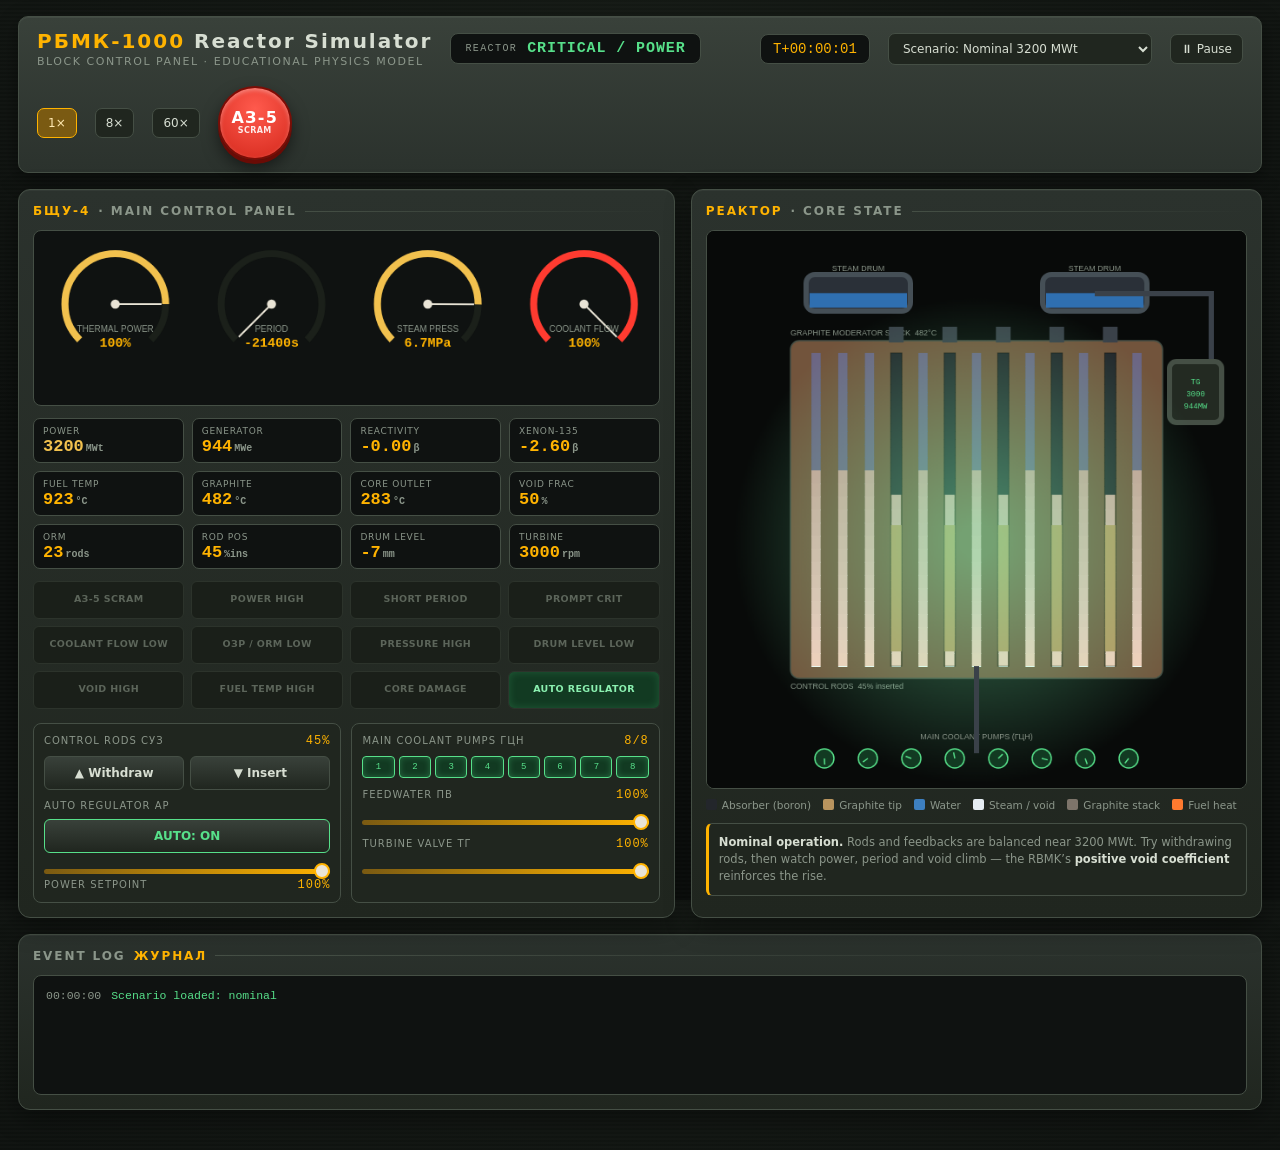
<file: rbmk_simulator.html>
<!doctype html>
<html lang="en">
<head>
<meta charset="utf-8">
<meta name="viewport" content="width=device-width, initial-scale=1">
<title>RBMK-1000 Reactor Simulator</title>
<style>
  :root{
    --bg:#0c0f0d;
    --panel:#2b322d;
    --panel-hi:#39413a;
    --panel-lo:#20261f;
    --bezel:#0f1211;
    --line:#454f45;
    --text:#d7ded2;
    --muted:#8b968a;
    --phos:#ffb300;
    --phos-dim:#7a5a12;
    --ok:#57e08a;
    --caution:#f2c14e;
    --alarm:#ff3b30;
    --alarm-dk:#5a1512;
    --blue:#3d7fc0;
    --steam:#e6edf3;
    --graphite:#7d746a;
    --sans:"Segoe UI",system-ui,-apple-system,Roboto,sans-serif;
    --mono:ui-monospace,"JetBrains Mono","SF Mono",Menlo,Consolas,monospace;
  }
  *{box-sizing:border-box}
  html,body{height:100%}
  body{
    margin:0;font-family:var(--sans);color:var(--text);
    background:
      repeating-linear-gradient(0deg,rgba(255,255,255,.012) 0 2px,transparent 2px 4px),
      radial-gradient(140% 120% at 50% -10%,#161b16 0%,var(--bg) 60%);
    min-height:100vh;
  }
  .wrap{max-width:1500px;margin:0 auto;padding:16px 18px 40px}

  header{
    display:flex;align-items:center;gap:18px;flex-wrap:wrap;
    background:linear-gradient(180deg,var(--panel-hi),var(--panel));
    border:1px solid var(--line);border-radius:10px;padding:12px 18px;
    box-shadow:0 6px 20px rgba(0,0,0,.4),inset 0 1px 0 rgba(255,255,255,.05);
  }
  .brand{display:flex;flex-direction:column;gap:2px}
  .brand .t1{font-size:20px;font-weight:800;letter-spacing:.1em}
  .brand .t1 b{color:var(--phos)}
  .brand .t2{font-size:11px;color:var(--muted);letter-spacing:.14em;text-transform:uppercase}
  .master{
    display:flex;align-items:center;gap:10px;padding:6px 14px;border-radius:8px;
    background:var(--bezel);border:1px solid var(--line);font-family:var(--mono);
  }
  .master .lbl{font-size:10px;color:var(--muted);letter-spacing:.14em}
  .master .val{font-size:15px;font-weight:700;letter-spacing:.06em}
  .master .val.ok{color:var(--ok)} .master .val.warn{color:var(--caution)} .master .val.crit{color:var(--alarm)}
  .spacer{flex:1}
  .clock{font-family:var(--mono);font-size:14px;color:var(--phos);background:var(--bezel);border:1px solid var(--line);border-radius:8px;padding:6px 12px}
  select,.tbtn{
    font:inherit;font-size:12px;color:var(--text);background:var(--panel-lo);
    border:1px solid var(--line);border-radius:7px;padding:7px 10px;cursor:pointer;
  }
  .tbtn.on{background:var(--phos-dim);border-color:var(--phos);color:#ffe9b0}
  .az5{
    font:inherit;font-weight:800;letter-spacing:.08em;color:#fff;
    background:radial-gradient(120% 120% at 50% 30%,#ff5a4d,#c31408);
    border:2px solid #7a0d06;border-radius:50%;width:74px;height:74px;cursor:pointer;
    box-shadow:0 4px 0 #6a0b05,0 8px 16px rgba(0,0,0,.5),inset 0 2px 4px rgba(255,255,255,.35);
    display:flex;flex-direction:column;align-items:center;justify-content:center;line-height:1.05;
    transition:transform .05s,box-shadow .05s;
  }
  .az5 small{font-size:8px;font-weight:600;opacity:.9;letter-spacing:.05em}
  .az5:active{transform:translateY(4px);box-shadow:0 0 0 #6a0b05,0 3px 8px rgba(0,0,0,.5),inset 0 2px 4px rgba(255,255,255,.35)}
  .az5.tripped{animation:az5blink .7s steps(1) infinite}
  @keyframes az5blink{50%{filter:brightness(1.7)}}

  .layout{display:grid;grid-template-columns:minmax(0,1.15fr) minmax(0,1fr);gap:16px;margin-top:16px}
  @media (max-width:1080px){.layout{grid-template-columns:1fr}}

  .panel{
    background:linear-gradient(180deg,var(--panel),var(--panel-lo));
    border:1px solid var(--line);border-radius:12px;padding:14px;
    box-shadow:0 8px 26px rgba(0,0,0,.4),inset 0 1px 0 rgba(255,255,255,.04);
  }
  .panel h2{
    margin:0 0 12px;font-size:12px;letter-spacing:.16em;text-transform:uppercase;color:var(--muted);
    display:flex;align-items:center;gap:8px;font-weight:700;
  }
  .panel h2 .ru{color:var(--phos);font-weight:700}
  .panel h2::after{content:"";flex:1;height:1px;background:linear-gradient(90deg,var(--line),transparent)}

  #gauges{width:100%;display:block;border-radius:8px;background:var(--bezel);border:1px solid var(--line)}

  .readouts{
    display:grid;grid-template-columns:repeat(4,1fr);gap:8px;margin-top:12px;
  }
  @media (max-width:560px){.readouts{grid-template-columns:repeat(2,1fr)}}
  .ro{
    background:var(--bezel);border:1px solid var(--line);border-radius:7px;padding:7px 9px;
    display:flex;flex-direction:column;gap:2px;
  }
  .ro .k{font-size:9px;color:var(--muted);letter-spacing:.08em;text-transform:uppercase;white-space:nowrap;overflow:hidden;text-overflow:ellipsis}
  .ro .v{font-family:var(--mono);font-size:17px;font-weight:600;color:var(--phos);font-variant-numeric:tabular-nums;line-height:1}
  .ro .v .u{font-size:10px;color:var(--muted);margin-left:2px}
  .ro.warn .v{color:var(--caution)} .ro.crit .v{color:var(--alarm)}

  .annun{display:grid;grid-template-columns:repeat(4,1fr);gap:7px;margin-top:12px}
  @media (max-width:560px){.annun{grid-template-columns:repeat(2,1fr)}}
  .tile{
    background:#1a1f19;border:1px solid #2c332b;border-radius:6px;padding:8px 6px;
    text-align:center;font-size:9.5px;font-weight:700;letter-spacing:.04em;color:#5c655a;
    text-transform:uppercase;line-height:1.15;min-height:38px;display:flex;align-items:center;justify-content:center;
    transition:background .1s,color .1s,box-shadow .1s;
  }
  .tile.amber{background:#4a3a10;color:#ffd873;box-shadow:0 0 10px rgba(242,193,78,.4),inset 0 0 8px rgba(242,193,78,.2)}
  .tile.red{background:#4a1310;color:#ff9b93;box-shadow:0 0 12px rgba(255,59,48,.5),inset 0 0 8px rgba(255,59,48,.25);animation:tileblink 1s steps(1) infinite}
  .tile.green{background:#123a22;color:#8bf0b0;box-shadow:inset 0 0 8px rgba(87,224,138,.2)}
  @keyframes tileblink{50%{filter:brightness(1.55)}}

  .controls{display:grid;grid-template-columns:1fr 1fr;gap:10px;margin-top:14px}
  @media (max-width:560px){.controls{grid-template-columns:1fr}}
  .cgroup{background:var(--panel-lo);border:1px solid var(--line);border-radius:8px;padding:10px}
  .cgroup .ct{font-size:10px;letter-spacing:.1em;text-transform:uppercase;color:var(--muted);margin-bottom:8px;display:flex;justify-content:space-between;align-items:center}
  .cgroup .ct .rv{font-family:var(--mono);color:var(--phos);font-size:12px}
  .btnrow{display:flex;gap:6px}
  .cbtn{
    flex:1;font:inherit;font-size:12px;font-weight:600;color:var(--text);
    background:linear-gradient(180deg,var(--panel-hi),var(--panel-lo));
    border:1px solid var(--line);border-radius:6px;padding:9px 6px;cursor:pointer;user-select:none;
    transition:transform .05s,border-color .1s;
  }
  .cbtn:hover{border-color:#5e6a5c}
  .cbtn:active{transform:translateY(1px)}
  .cbtn.hold{background:linear-gradient(180deg,#4a5548,#2b322a)}
  .cbtn.on{border-color:var(--ok);color:var(--ok)}
  input[type=range]{
    -webkit-appearance:none;appearance:none;width:100%;height:5px;border-radius:3px;margin:6px 0 2px;
    background:linear-gradient(90deg,var(--phos-dim),var(--phos));outline:none;cursor:pointer;
  }
  input[type=range]::-webkit-slider-thumb{-webkit-appearance:none;width:16px;height:16px;border-radius:50%;background:#e9e4d6;border:2px solid var(--phos)}
  input[type=range]::-moz-range-thumb{width:16px;height:16px;border-radius:50%;background:#e9e4d6;border:2px solid var(--phos)}
  input[type=range]:disabled{opacity:.4}
  .pumprow{display:flex;gap:4px}
  .pump{flex:1;height:22px;border-radius:4px;background:#20261f;border:1px solid var(--line);display:flex;align-items:center;justify-content:center;font-size:9px;color:#4c554a;cursor:pointer;font-family:var(--mono)}
  .pump.on{background:#123a22;border-color:var(--ok);color:var(--ok);box-shadow:inset 0 0 6px rgba(87,224,138,.3)}

  #reactor{width:100%;display:block;border-radius:8px;background:linear-gradient(180deg,#0c100e,#080a09);border:1px solid var(--line)}
  .rlegend{display:flex;flex-wrap:wrap;gap:12px;margin-top:10px;font-size:10.5px;color:var(--muted)}
  .rlegend span{display:inline-flex;align-items:center;gap:5px}
  .rlegend i{width:11px;height:11px;border-radius:2px;display:inline-block}

  .note{font-size:11.5px;color:var(--muted);line-height:1.5;margin-top:12px;padding:10px;background:var(--panel-lo);border:1px solid var(--line);border-left:3px solid var(--phos);border-radius:6px}
  .note b{color:var(--text)}

  .log{margin-top:16px}
  .logbox{
    background:var(--bezel);border:1px solid var(--line);border-radius:8px;padding:10px 12px;
    height:120px;overflow-y:auto;font-family:var(--mono);font-size:11.5px;line-height:1.7;
  }
  .logbox .e{display:flex;gap:10px}
  .logbox .e .ts{color:var(--muted)}
  .logbox .e.info .m{color:var(--text)}
  .logbox .e.warn .m{color:var(--caution)}
  .logbox .e.crit .m{color:var(--alarm)}
  .logbox .e.ok .m{color:var(--ok)}

  .overlay{position:fixed;inset:0;background:rgba(6,8,6,.8);backdrop-filter:blur(3px);display:none;align-items:center;justify-content:center;z-index:30;padding:20px}
  .overlay.on{display:flex}
  .modal{background:var(--panel);border:1px solid var(--alarm);border-radius:14px;max-width:520px;padding:26px;box-shadow:0 0 60px rgba(255,59,48,.3)}
  .modal h3{margin:0 0 8px;font-size:22px;color:var(--alarm)}
  .modal p{color:var(--text);font-size:14px;line-height:1.6}
  .modal p.sub{color:var(--muted);font-size:12.5px}
  .modal .hbtn{margin-top:16px;font:inherit;font-weight:700;color:#04120f;background:var(--phos);border:none;border-radius:8px;padding:11px 20px;cursor:pointer}
</style>
</head>
<body>
<div class="wrap">
  <header>
    <div class="brand">
      <div class="t1"><b>РБМК-1000</b> Reactor Simulator</div>
      <div class="t2">Block Control Panel · Educational Physics Model</div>
    </div>
    <div class="master">
      <span class="lbl">REACTOR</span>
      <span class="val ok" id="masterState">SUBCRITICAL</span>
    </div>
    <span class="spacer"></span>
    <div class="clock" id="clock">T+00:00:00</div>
    <select id="scenario" title="Load scenario">
      <option value="nominal">Scenario: Nominal 3200 MWt</option>
      <option value="startup">Scenario: Low-power startup</option>
      <option value="xenon">Scenario: Xenon-poisoned low power</option>
      <option value="shutdown">Scenario: Cold shutdown</option>
    </select>
    <button class="tbtn" id="pauseBtn">⏸ Pause</button>
    <button class="tbtn" data-acc="1">1×</button>
    <button class="tbtn" data-acc="8">8×</button>
    <button class="tbtn" data-acc="60">60×</button>
    <button class="az5" id="az5"><span>АЗ-5</span><small>SCRAM</small></button>
  </header>

  <div class="layout">
    <!-- CONTROL PANEL -->
    <div class="panel">
      <h2><span class="ru">БЩУ-4</span> · Main Control Panel</h2>
      <canvas id="gauges" width="720" height="200"></canvas>

      <div class="readouts" id="readouts"></div>

      <div class="annun" id="annun"></div>

      <div class="controls">
        <div class="cgroup">
          <div class="ct"><span>Control Rods <span class="ru">СУЗ</span></span><span class="rv" id="rodRv">0%</span></div>
          <div class="btnrow">
            <button class="cbtn" id="rodOut">▲ Withdraw</button>
            <button class="cbtn" id="rodIn">▼ Insert</button>
          </div>
          <div class="ct" style="margin-top:10px"><span>Auto Regulator <span class="ru">АР</span></span></div>
          <div class="btnrow">
            <button class="cbtn" id="arBtn">AUTO: OFF</button>
          </div>
          <div style="margin-top:6px">
            <input type="range" id="arSet" min="1" max="100" value="100" disabled>
            <div class="ct" style="margin:0"><span>Power setpoint</span><span class="rv" id="arSetRv">100%</span></div>
          </div>
        </div>

        <div class="cgroup">
          <div class="ct"><span>Main Coolant Pumps <span class="ru">ГЦН</span></span><span class="rv" id="pumpRv">8/8</span></div>
          <div class="pumprow" id="pumprow"></div>
          <div class="ct" style="margin-top:10px"><span>Feedwater <span class="ru">ПВ</span></span><span class="rv" id="fwRv">100%</span></div>
          <input type="range" id="fwSet" min="0" max="100" value="100">
          <div class="ct" style="margin-top:8px"><span>Turbine valve <span class="ru">ТГ</span></span><span class="rv" id="tvRv">100%</span></div>
          <input type="range" id="tvSet" min="0" max="100" value="100">
        </div>
      </div>
    </div>

    <!-- REACTOR VIEW -->
    <div class="panel">
      <h2><span class="ru">РЕАКТОР</span> · Core State</h2>
      <canvas id="reactor" width="620" height="640"></canvas>
      <div class="rlegend">
        <span><i style="background:#23262b"></i>Absorber (boron)</span>
        <span><i style="background:#b9945e"></i>Graphite tip</span>
        <span><i style="background:#3d7fc0"></i>Water</span>
        <span><i style="background:#e6edf3"></i>Steam / void</span>
        <span><i style="background:#7d746a"></i>Graphite stack</span>
        <span><i style="background:#ff7a2f"></i>Fuel heat</span>
      </div>
      <div class="note" id="scenarioNote"></div>
    </div>
  </div>

  <div class="log panel">
    <h2>Event Log <span class="ru">ЖУРНАЛ</span></h2>
    <div class="logbox" id="logbox"></div>
  </div>
</div>

<div class="overlay" id="overlay">
  <div class="modal">
    <h3 id="ovTitle">Core Damage</h3>
    <p id="ovBody"></p>
    <p class="sub" id="ovSub"></p>
    <button class="hbtn" id="ovBtn">Reset simulator</button>
  </div>
</div>

<script>
(() => {
  "use strict";

  // ============================ PHYSICS CONSTANTS ============================
  const BETA_I=[0.000215,0.001424,0.001274,0.002568,0.000748,0.000273];
  const LAM_I =[0.0124,0.0305,0.111,0.301,1.14,3.01];
  const BETA=BETA_I.reduce((a,b)=>a+b,0);          // total delayed fraction
  const LAMBDA=8e-4;                                // prompt neutron generation time (s)
  const PN=3200;                                    // nominal thermal power (MW)

  // feedback coefficients
  const C_VOID=0.080;      // + reactivity per unit average void fraction (RBMK positive void)
  const A_DOP=2.4e-5;      // - reactivity per °C fuel (Doppler)
  const A_GRT=6e-6;        // + reactivity per °C graphite
  const W_XE=0.0358;       // xenon reactivity scale (-2.6β at full-power equilibrium)

  // thermal
  const K_FC=5.0;          // fuel->coolant conductance (MW/°C)
  const CF=6.0;            // fuel heat capacity (MJ/°C)
  const CG=40.0;           // graphite heat capacity (MJ/°C)
  const KG=0.9;            // graphite->coolant (MW/°C)
  const GR_FRAC=0.055;     // fraction of power deposited in graphite
  const CP=4.5e-3;         // coolant cp (MJ/kg°C)
  const HFG=1.5;           // latent heat (MJ/kg)
  const W_NOM=10400;       // nominal core flow (kg/s) at 8 pumps
  const T_IN=276;          // core inlet temp (°C) — low subcooling, near-saturated core

  // xenon/iodine (per-second)
  const LI=2.9e-5, LXE=2.1e-5, SIG=4.1e-5, A_I=2.9e-5, A_X=3e-7;
  const iEq =P=> A_I*P/LI;
  const xeEq=P=> (A_X*P+LI*iEq(P))/(LXE+SIG*P);   // steady xenon for power fraction P

  // control-rod axial model
  const KZ=40;                       // axial nodes (top=0)
  const WT=4, WB=20;                 // top/bottom water column thickness (nodes) when withdrawn
  const ABS_WORTH=0.050;             // full-insertion absorber worth (~-7.7β)
  const GR_TIP=0.035;                // graphite-vs-water positive coefficient (positive-scram effect)
  const PHI=[];                      // axial flux^2 weights (bottom-skewed), normalized
  (()=>{ let s=0; const t=[];
    for(let k=0;k<KZ;k++){ const f=(0.2+Math.sin(Math.PI*(k+0.5)/KZ))*(1+0.9*(k/(KZ-1))); t.push(f*f); s+=f*f; }
    for(let k=0;k<KZ;k++) PHI.push(t[k]/s);
  })();

  // rod material reactivity by axial node, given bank insertion (0=out,1=in)
  function rodReactivity(rod){
    const absDepth=rod*KZ, dispTop=WT+rod*KZ, dispBot=dispTop+(KZ-WT-WB);
    let r=0;
    for(let k=0;k<KZ;k++){
      let coeff;
      if(k<absDepth) coeff=-ABS_WORTH;             // boron absorber
      else if(k<dispTop) coeff=0;                  // water gap
      else if(k<dispBot) coeff=GR_TIP;             // graphite displacer (positive vs water)
      else coeff=0;                                // bottom water
      r+=PHI[k]*coeff;
    }
    return r;
  }
  // axial material for drawing: 0 water,1 absorber,2 graphite
  function rodProfile(rod){
    const absDepth=rod*KZ, dispTop=WT+rod*KZ, dispBot=dispTop+(KZ-WT-WB);
    const out=[];
    for(let k=0;k<KZ;k++){
      if(k<absDepth) out.push(1);
      else if(k<dispTop) out.push(0);
      else if(k<dispBot) out.push(2);
      else out.push(0);
    }
    return out;
  }

  // ============================ STATE ============================
  const S={};
  function initState(scn){
    Object.assign(S,{
      t:0, n:1, C:[0,0,0,0,0,0],
      Tf:924, Tc:284, Tg:520, Pdrum:6.9, Ldrum:0,
      I:1, Xe:1, arInt:0,
      rod:0.45, rodTarget:0.45, scram:false,
      ar:false, arSet:1.0,
      pumps:8, fw:1.0, tv:1.0,
      bias:0, void:0.4, period:1e9, sur:0, rho:0, prevN:1,
      coreDamaged:false, alarms:{}, mwe:0, rpm:3000, flow:1
    });
    let cfg;
    switch(scn){
      case 'startup': cfg={n:0.01,rod:0.6,Tf:320,Tc:270,Tg:290,Pdrum:5.5,ar:false,arSet:0.05,pumps:6,tv:0.1}; break;
      case 'xenon':   cfg={n:0.26,rod:0.04,Tf:600,Tc:283,Tg:400,Pdrum:6.6,ar:false,arSet:0.26,pumps:4,tv:0.30}; break;
      case 'shutdown':cfg={n:1e-6,rod:1.0,Tf:200,Tc:200,Tg:200,Pdrum:1.0,ar:false,arSet:0.01,pumps:2,tv:0,fw:0.3}; break;
      default:        cfg={n:1.0,rod:0.45,Tf:924,Tc:284,Tg:520,Pdrum:6.9,ar:true,arSet:1.0,pumps:8,tv:1.0}; break;
    }
    Object.assign(S,cfg);
    // xenon inventory: equilibrium for the running power, or a built-up pit
    if(scn==='xenon'){ S.I=iEq(1.0)*1.2; S.Xe=xeEq(1.0)*1.5; }      // poisoned after a power cut
    else if(scn==='shutdown'){ S.I=0; S.Xe=0; }
    else { S.I=iEq(S.n); S.Xe=xeEq(S.n); }
    S.rodTarget=S.rod;
    // steady precursors
    for(let i=0;i<6;i++) S.C[i]=BETA_I[i]*S.n/(LAMBDA*LAM_I[i]);
    // relax temperatures / pressure to steady state for this power, then
    // trim bias so total reactivity starts at zero (critical/steady)
    updateFlow();
    for(let s=0;s<600;s++) thermal(0.2);
    computeVoid();
    S.bias=-rawReactivity();
  }

  function updateFlow(){ S.flow=Math.max(0.06, S.pumps/8); }        // fraction of nominal
  function Tsat(P){ return 190 + 94*Math.pow(Math.max(P,0.5)/6.9,0.25); } // ~284°C at 6.9 MPa

  const VOID_PROMPT=0.5;   // fraction of boiling that tracks power promptly (fast void feedback)
  function computeVoid(){
    const W=W_NOM*S.flow;
    const Qcool=Math.max(0, K_FC*(S.Tf-S.Tc)+KG*(S.Tg-S.Tc));
    // boiling responds partly to prompt power (fast) and partly to fuel conduction (lagged)
    const Qeff=(1-VOID_PROMPT)*Qcool + VOID_PROMPT*S.n*PN;
    const subcool=W*CP*Math.max(2,(Tsat(S.Pdrum)-T_IN));    // MW to reach saturation
    const boil=Math.max(0,Qeff-subcool);
    const steam=boil/HFG;                                    // kg/s
    const x=Math.min(0.9, steam/Math.max(W,1));
    const rr=0.036, slip=1.5;
    const aExit=x/(x+(1-x)*rr*slip);
    S.void=Math.max(0,Math.min(0.95, aExit*0.62));
    S.steamRate=steam;
    S.Qcool=Qcool;
  }

  function rawReactivity(){
    const rRod=rodReactivity(S.rod);
    const rVoid=C_VOID*S.void;
    const rDop=-A_DOP*(S.Tf-924);
    const rGr=A_GRT*(S.Tg-520);
    const rXe=-W_XE*S.Xe;
    return rRod+rVoid+rDop+rGr+rXe;
  }
  function totalReactivity(){ return rawReactivity()+S.bias; }

  // ============================ INTEGRATION ============================
  function kinetics(dt){
    let t=0;
    while(t<dt){
      const rho=totalReactivity();
      const a=(rho-BETA)/LAMBDA;
      let h=Math.min(dt-t,0.01);
      if(Math.abs(a)>1e-3) h=Math.min(h,0.25/Math.abs(a));
      h=Math.max(h,1e-6);
      let Ssrc=0; for(let i=0;i<6;i++) Ssrc+=LAM_I[i]*S.C[i];
      const ah=a*h, e=Math.exp(ah);
      let nNew;
      if(Math.abs(a)<1e-7) nNew=S.n+(a*S.n+Ssrc)*h;
      else nNew=S.n*e+(Ssrc/a)*(e-1);
      if(nNew<1e-12) nNew=1e-12;
      const navg=0.5*(S.n+nNew);
      for(let i=0;i<6;i++){
        const ei=Math.exp(-LAM_I[i]*h);
        S.C[i]=S.C[i]*ei+(BETA_I[i]/(LAMBDA*LAM_I[i]))*navg*(1-ei);
      }
      S.n=nNew; t+=h;
      if(S.n>1e4) break;   // runaway; will be caught as core damage
    }
  }

  function thermal(dt){
    const P=S.n;                          // power fraction
    computeVoid();
    // fuel
    const dTf=(P*PN - K_FC*(S.Tf-S.Tc))/CF;
    S.Tf+=dTf*dt;
    // graphite
    const dTg=(P*PN*GR_FRAC - KG*(S.Tg-S.Tc))/CG;
    S.Tg+=dTg*dt;
    // coolant outlet: inlet + sensible rise, clamped at saturation while boiling
    const W=W_NOM*S.flow;
    const rise=Math.min(S.Qcool/(W*CP), (Tsat(S.Pdrum)-T_IN));
    const target=(S.steamRate>1)?Tsat(S.Pdrum):(T_IN+Math.max(0,rise));
    S.Tc+=(target-S.Tc)*Math.min(1,dt*0.5);
    // steam drum pressure: production vs turbine draw
    const draw=S.tv*(2000)*Math.sqrt(Math.max(0.2,S.Pdrum/6.9)); // kg/s demand
    S.mwe=Math.max(0, draw*HFG*0.32);      // crude electrical output (MW)
    S.Pdrum+=(S.steamRate-draw)*3.5e-4*dt;
    if(S.Pdrum>7.4){ S.Pdrum-=(S.Pdrum-7.4)*0.5*dt; }  // relief valves
    S.Pdrum=Math.max(0.3,Math.min(9,S.Pdrum));
    // drum level: feedwater in vs boiloff
    const fwFlow=S.fw*1900;
    S.Ldrum+=(fwFlow-S.steamRate)*0.0009*dt;
    S.Ldrum=Math.max(-260,Math.min(260,S.Ldrum));
    // turbine speed
    const rpmT=3000*(0.6+0.4*S.tv);
    S.rpm+=(rpmT-S.rpm)*Math.min(1,dt*0.3);
  }

  function xenon(dt){
    const P=S.n;
    const dI=A_I*P-LI*S.I;
    const dXe=A_X*P+LI*S.I-LXE*S.Xe-SIG*P*S.Xe;
    S.I=Math.max(0,S.I+dI*dt);
    S.Xe=Math.max(0,S.Xe+dXe*dt);
  }

  function rodMotion(dt){
    if(S.scram){
      S.rod=Math.min(1, S.rod+dt/18);      // 18 s full-travel gravity/drive insertion
      if(S.rod>=1) S.rod=1;
    } else if(S.ar){
      const err=S.arSet-S.n;               // proportional auto regulator with deadband + rate limit
      if(Math.abs(err)>0.008){
        const rate=Math.max(-0.03,Math.min(0.03, -err*0.4));
        S.rodTarget=Math.max(0,Math.min(1,S.rodTarget+rate*dt));
      }
      S.rod+=(S.rodTarget-S.rod)*Math.min(1,dt*2);
    } else {
      S.rod+=(S.rodTarget-S.rod)*Math.min(1,dt*2);
    }
  }

  // one macro step
  const MDT=0.05;
  function step(){
    if(S.coreDamaged) return;
    rodMotion(MDT);
    kinetics(MDT);
    thermal(MDT);
    xenon(MDT);
    S.t+=MDT;
    // diagnostics
    S.rho=totalReactivity();
    if(S.n>0&&S.prevN>0){
      const g=Math.log(S.n/S.prevN)/MDT;
      S.period=Math.abs(g)<1e-6?1e9:1/g;
      S.sur=Math.log10(S.n/S.prevN)/MDT*60;
    }
    S.prevN=S.n;
    checkTrips();
  }

  // ============================ TRIPS / ALARMS ============================
  function orm(){ return Math.round(2+46*S.rod); }
  function setAlarm(k,v){ if(!!S.alarms[k]!==!!v){ S.alarms[k]=v; } else S.alarms[k]=v; }

  function checkTrips(){
    const a=S.alarms;
    a.scram=S.scram;
    a.arm=S.ar;
    a.hipow=S.n>1.05;
    a.period=(S.period>0&&S.period<20);
    a.promptcrit=(S.rho>=BETA);
    a.loflow=S.flow<0.45;
    a.lorm=orm()<15;
    a.hipress=S.Pdrum>7.2;
    a.lolevel=S.Ldrum<-150;
    a.hivoid=S.void>0.65;
    a.fuelhot=S.Tf>1800;
    a.coredmg=S.coreDamaged;
    // auto-scram conditions (safety system) — only when not already scrammed
    if(!S.scram && !S.coreDamaged){
      if(S.n>1.10){ trip('AZ overpower >110% — automatic SCRAM','crit'); doScram(false); }
      else if(S.period>0&&S.period<8){ trip('Short period <8 s — automatic SCRAM','crit'); doScram(false); }
    }
    // core damage: a sustained prompt power excursion or fuel melt
    if(!S.coreDamaged && (S.Tf>2800 || S.n>4)){
      coreDamage();
    }
    // log edges
    logEdges();
  }

  const prevAlarm={};
  const ALARM_MSG={
    hipow:['Reactor power above 105%','warn'],
    period:['Reactor period short (<20 s)','warn'],
    promptcrit:['PROMPT CRITICAL — reactivity ≥ β','crit'],
    loflow:['Coolant flow low','warn'],
    lorm:['Operating reactivity margin < 15 rods','warn'],
    hipress:['Steam pressure high','warn'],
    lolevel:['Steam drum level low','warn'],
    hivoid:['Core void fraction high','warn'],
    fuelhot:['Fuel temperature high','crit']
  };
  function logEdges(){
    for(const k in ALARM_MSG){
      if(S.alarms[k]&&!prevAlarm[k]) trip(ALARM_MSG[k][0],ALARM_MSG[k][1]);
      prevAlarm[k]=S.alarms[k];
    }
  }

  function doScram(manual){
    if(S.scram) return;
    S.scram=true; S.ar=false;
    if(manual) trip('АЗ-5 pressed — manual SCRAM initiated','crit');
    // note the physics: from a nearly-withdrawn, high-flux state the graphite
    // displacer tips add positive reactivity as they enter the lower core.
    if(S.rod<0.25) trip('Graphite displacers entering lower core — positive insertion','crit');
  }

  function coreDamage(){
    S.coreDamaged=true; S.scram=true;
    trip('FUEL DISASSEMBLY — power excursion exceeded structural limits','crit');
    document.getElementById('ovTitle').textContent='Core Damage — Power Excursion';
    document.getElementById('ovBody').textContent=
      'A prompt-critical power spike drove fuel temperature past its limit faster than heat could be removed. In this simulation the core is destroyed.';
    document.getElementById('ovSub').textContent=
      'This is the failure mode the RBMK’s positive void coefficient and graphite-tipped rods could produce at low power with a depleted reactivity margin — the physics behind the 1986 Chernobyl accident.';
    document.getElementById('overlay').classList.add('on');
  }

  // ============================ LOG ============================
  const logbox=document.getElementById('logbox');
  function fmtT(t){ const h=(t/3600|0),m=((t%3600)/60|0),s=(t%60|0);
    return String(h).padStart(2,'0')+':'+String(m).padStart(2,'0')+':'+String(s).padStart(2,'0'); }
  function trip(msg,kind){
    const e=document.createElement('div'); e.className='e '+(kind||'info');
    e.innerHTML='<span class="ts">'+fmtT(S.t)+'</span><span class="m">'+msg+'</span>';
    logbox.appendChild(e); logbox.scrollTop=logbox.scrollHeight;
    while(logbox.children.length>120) logbox.removeChild(logbox.firstChild);
  }

  // ============================ RENDER: GAUGES ============================
  const gc=document.getElementById('gauges'), gx=gc.getContext('2d');
  function drawGauge(cx,cy,r,frac,label,valText,zone){
    const a0=Math.PI*0.75, a1=Math.PI*2.25;
    gx.lineWidth=r*0.14;
    // track
    gx.strokeStyle='#1b201a'; gx.beginPath(); gx.arc(cx,cy,r,a0,a1); gx.stroke();
    // colored zones
    const zoneColors={ok:'#2f5a3c',warn:'#5a4a12',crit:'#5a1512'};
    if(zone){ gx.strokeStyle=zoneColors[zone]||'#2f5a3c'; }
    // value arc
    frac=Math.max(0,Math.min(1,frac));
    const av=a0+(a1-a0)*frac;
    gx.strokeStyle = frac>0.85?'#ff3b30':(frac>0.7?'#f2c14e':'#ffb300');
    gx.beginPath(); gx.arc(cx,cy,r,a0,av); gx.stroke();
    // needle
    gx.strokeStyle='#e9e4d6'; gx.lineWidth=2;
    gx.beginPath(); gx.moveTo(cx,cy); gx.lineTo(cx+Math.cos(av)*r*0.92,cy+Math.sin(av)*r*0.92); gx.stroke();
    gx.fillStyle='#e9e4d6'; gx.beginPath(); gx.arc(cx,cy,r*0.09,0,7); gx.fill();
    // text
    gx.fillStyle='#8b968a'; gx.font='10px '+'"Segoe UI",sans-serif'; gx.textAlign='center';
    gx.fillText(label,cx,cy+r*0.55);
    gx.fillStyle='#ffb300'; gx.font='bold 15px ui-monospace,monospace';
    gx.fillText(valText,cx,cy+r*0.85);
  }
  function renderGauges(){
    const W=gc.width,H=gc.height;
    gx.clearRect(0,0,W,H);
    const r=58, y=H*0.42, xs=[W*0.13,W*0.38,W*0.63,W*0.88];
    drawGauge(xs[0],y,r, Math.min(1,S.n/1.2), 'THERMAL POWER', (S.n*100).toFixed(S.n<0.1?2:0)+'%');
    // period: map log period to 0..1 (short=high)
    const pf = S.period>0 ? (S.period>1e8?0: Math.max(0,Math.min(1,1-Math.log10(Math.max(S.period,1))/3))) :
                            Math.max(0,Math.min(1,1-Math.log10(Math.max(-S.period,1))/3))*0.4;
    const pTxt = Math.abs(S.period)>1e6?'∞': (S.period>0?'+':'')+S.period.toFixed(0)+'s';
    drawGauge(xs[1],y,r, pf, 'PERIOD', pTxt);
    drawGauge(xs[2],y,r, Math.min(1,S.Pdrum/8), 'STEAM PRESS', S.Pdrum.toFixed(1)+'MPa');
    drawGauge(xs[3],y,r, Math.min(1,S.flow), 'COOLANT FLOW', (S.flow*100).toFixed(0)+'%');
  }

  // ============================ RENDER: READOUTS ============================
  const readoutDefs=[
    ['pow','Power','MWt',()=> (S.n*PN).toFixed(0)],
    ['mwe','Generator','MWe',()=> S.mwe.toFixed(0)],
    ['rho','Reactivity','β',()=> (S.rho/BETA).toFixed(2)],
    ['xe','Xenon-135','β',()=> (-W_XE*S.Xe/BETA).toFixed(2)],
    ['tf','Fuel temp','°C',()=> S.Tf.toFixed(0)],
    ['tg','Graphite','°C',()=> S.Tg.toFixed(0)],
    ['tc','Core outlet','°C',()=> S.Tc.toFixed(0)],
    ['void','Void frac','%',()=> (S.void*100).toFixed(0)],
    ['orm','ORM','rods',()=> orm()],
    ['rod','Rod pos','%ins',()=> (S.rod*100).toFixed(0)],
    ['dl','Drum level','mm',()=> (S.Ldrum>0?'+':'')+S.Ldrum.toFixed(0)],
    ['rpm','Turbine','rpm',()=> S.rpm.toFixed(0)]
  ];
  const roEl=document.getElementById('readouts');
  readoutDefs.forEach(d=>{
    const el=document.createElement('div'); el.className='ro'; el.id='ro_'+d[0];
    el.innerHTML='<span class="k">'+d[1]+'</span><span class="v"><span id="rov_'+d[0]+'">–</span><span class="u">'+d[2]+'</span></span>';
    roEl.appendChild(el);
  });
  function renderReadouts(){
    readoutDefs.forEach(d=>{ document.getElementById('rov_'+d[0]).textContent=d[3](); });
    setRoState('ro_pow', S.n>1.05?'crit':(S.n>0.98?'warn':''));
    setRoState('ro_orm', orm()<15?'crit':(orm()<20?'warn':''));
    setRoState('ro_tf', S.Tf>1800?'crit':(S.Tf>1200?'warn':''));
    setRoState('ro_void', S.void>0.68?'crit':(S.void>0.58?'warn':''));
    setRoState('ro_rho', Math.abs(S.rho)>=BETA?'crit':(Math.abs(S.rho)>0.4*BETA?'warn':''));
  }
  function setRoState(id,s){ const e=document.getElementById(id); e.classList.remove('warn','crit'); if(s)e.classList.add(s); }

  // ============================ RENDER: ANNUNCIATORS ============================
  const annunDefs=[
    ['scram','АЗ-5 SCRAM','red'],['hipow','POWER HIGH','red'],['period','SHORT PERIOD','amber'],['promptcrit','PROMPT CRIT','red'],
    ['loflow','COOLANT FLOW LOW','amber'],['lorm','ОЗР / ORM LOW','amber'],['hipress','PRESSURE HIGH','amber'],['lolevel','DRUM LEVEL LOW','amber'],
    ['hivoid','VOID HIGH','amber'],['fuelhot','FUEL TEMP HIGH','red'],['coredmg','CORE DAMAGE','red'],['arm','AUTO REGULATOR','green']
  ];
  const annunEl=document.getElementById('annun');
  annunDefs.forEach(d=>{ const t=document.createElement('div'); t.className='tile'; t.id='an_'+d[0]; t.textContent=d[1]; annunEl.appendChild(t); });
  function renderAnnun(){
    annunDefs.forEach(d=>{
      const t=document.getElementById('an_'+d[0]);
      t.className='tile'+(S.alarms[d[0]]?' '+d[2]:'');
    });
  }

  // ============================ RENDER: REACTOR ============================
  const rc=document.getElementById('reactor'), rx=rc.getContext('2d');
  let bubbles=[];
  function renderReactor(){
    const W=rc.width,H=rc.height;
    rx.clearRect(0,0,W,H);
    rx.fillStyle='#080a09'; rx.fillRect(0,0,W,H);

    // ---- layout regions ----
    const coreX=110, coreY=140, coreW=W-220, coreH=360;
    const P=S.n;

    // steam drums (top)
    for(const dx of [coreX+coreW*0.16, coreX+coreW*0.84]){
      rx.fillStyle='#2a3038'; roundRectR(dx-60,50,120,42,10); rx.fill();
      rx.strokeStyle='#454f56'; rx.stroke();
      // water level
      const lv=0.5 - S.Ldrum/900;
      rx.fillStyle='#2f6fb0'; rx.fillRect(dx-56,50+42*lv,112,42*(1-lv)-4);
      rx.fillStyle='#8b968a'; rx.font='9px sans-serif'; rx.textAlign='center';
      rx.fillText('STEAM DRUM',dx,46);
    }
    // steam pipes to turbine
    rx.strokeStyle='#3a4149'; rx.lineWidth=6;
    rx.beginPath(); rx.moveTo(coreX+coreW*0.84,72); rx.lineTo(W-40,72); rx.lineTo(W-40,150); rx.stroke();
    // turbine box
    rx.fillStyle='#232a22'; roundRectR(W-88,150,60,70,8); rx.fill(); rx.strokeStyle='#454f45'; rx.stroke();
    rx.fillStyle=S.rpm>3200?'#ff3b30':'#57e08a'; rx.font='9px monospace'; rx.textAlign='center';
    rx.fillText('TG', W-58,176); rx.fillText(S.rpm.toFixed(0), W-58,190); rx.fillText(S.mwe.toFixed(0)+'MW', W-58,204);

    // ---- graphite stack ----
    const gt=Math.min(1,(S.Tg-200)/800);
    rx.fillStyle=`rgb(${90+gt*70|0},${76+gt*24|0},${60})`;
    roundRectR(coreX-14,coreY-14,coreW+28,coreH+28,10); rx.fill();
    rx.strokeStyle='#454f45'; rx.lineWidth=1.5; rx.stroke();
    rx.fillStyle='#8b968a'; rx.font='9px sans-serif'; rx.textAlign='left';
    rx.fillText('GRAPHITE MODERATOR STACK  '+S.Tg.toFixed(0)+'°C', coreX-14, coreY-20);

    // ---- fuel/coolant channels ----
    const nChan=13, cw=coreW/nChan;
    for(let c=0;c<nChan;c++){
      const x=coreX+c*cw+cw*0.5, chW=cw*0.34;
      // boiling height: below boilFrac liquid, above is steam/void
      const boilStart = 1 - Math.min(0.9, S.void*1.3);
      for(let seg=0;seg<24;seg++){
        const fy=coreY+coreH*(seg/24), fh=coreH/24+1;
        const frac=seg/24;
        let col;
        if(frac<boilStart){ col='#2f6fb0'; }                    // water
        else{
          const q=(frac-boilStart)/Math.max(0.05,1-boilStart);
          const g=180+q*70; col=`rgb(${g|0},${(g+10)|0},${(g+20)|0})`; // steam whitening upward
        }
        rx.fillStyle=col; rx.fillRect(x-chW/2,fy,chW,fh);
      }
      // fuel heat glow overlay
      const hot=Math.min(1,(S.Tf-300)/1600)*Math.min(1,P*3);
      if(hot>0.02){
        rx.fillStyle=`rgba(255,${120-hot*90|0},30,${0.10+hot*0.5})`;
        rx.fillRect(x-chW/2,coreY,chW,coreH);
      }
    }

    // ---- control rods ----
    const prof=rodProfile(S.rod);
    const rodCols=[3,5,7,9,11];               // which channel columns carry a rod
    rx.fillStyle='#8b968a'; rx.font='9px sans-serif'; rx.textAlign='left';
    rx.fillText('CONTROL RODS  '+(S.rod*100).toFixed(0)+'% inserted'+(S.scram?'  — SCRAM':''), coreX-14, coreY+coreH+26);
    for(const c of rodCols){
      const x=coreX+c*cw+cw*0.5, rw=cw*0.42;
      // top drive header
      rx.fillStyle='#3a4149'; rx.fillRect(x-rw/2-2, coreY-30, rw+4, 18);
      for(let k=0;k<KZ;k++){
        const fy=coreY+coreH*(k/KZ), fh=coreH/KZ+1, m=prof[k];
        if(m===1){ rx.fillStyle='#23262b'; rx.fillRect(x-rw/2,fy,rw,fh); }       // absorber
        else if(m===2){ rx.fillStyle='#b9945e'; rx.fillRect(x-rw/2,fy,rw,fh); }  // graphite tip
        // water(0): leave channel showing
      }
      // rod outline
      rx.strokeStyle='rgba(0,0,0,.5)'; rx.lineWidth=1; rx.strokeRect(x-rw/2,coreY,rw,coreH);
    }

    // ---- neutron flux glow ----
    const glow=Math.min(0.6, Math.log10(Math.max(S.n,1e-4)+1)*0.5+P*0.3);
    if(glow>0.01){
      const g=rx.createRadialGradient(coreX+coreW/2,coreY+coreH*0.6,20,coreX+coreW/2,coreY+coreH*0.6,coreW*0.7);
      g.addColorStop(0,`rgba(120,255,180,${glow})`); g.addColorStop(1,'rgba(120,255,180,0)');
      rx.fillStyle=g; rx.fillRect(0,0,W,H);
    }

    // ---- pumps (bottom) ----
    rx.fillStyle='#8b968a'; rx.font='9px sans-serif'; rx.textAlign='center';
    rx.fillText('MAIN COOLANT PUMPS (ГЦН)', W/2, H-56);
    for(let i=0;i<8;i++){
      const px=coreX + coreW*(i+0.5)/8, py=H-34, on=i<S.pumps;
      rx.beginPath(); rx.arc(px,py,11,0,7);
      rx.fillStyle=on?'#123a22':'#20261f'; rx.fill();
      rx.strokeStyle=on?'#57e08a':'#454f45'; rx.lineWidth=1.5; rx.stroke();
      if(on){ // spinning tick
        const ang=(S.t*6+i)%(Math.PI*2);
        rx.strokeStyle='#57e08a'; rx.beginPath(); rx.moveTo(px,py); rx.lineTo(px+Math.cos(ang)*7,py+Math.sin(ang)*7); rx.stroke();
      }
    }
    // downcomer
    rx.strokeStyle='#3a4149'; rx.lineWidth=6;
    rx.beginPath(); rx.moveTo(coreX+coreW/2,coreY+coreH); rx.lineTo(coreX+coreW/2,H-40); rx.stroke();
  }
  function roundRectR(x,y,w,h,r){ rx.beginPath();
    if(rx.roundRect) rx.roundRect(x,y,w,h,r);
    else { rx.moveTo(x+r,y);rx.arcTo(x+w,y,x+w,y+h,r);rx.arcTo(x+w,y+h,x,y+h,r);rx.arcTo(x,y+h,x,y,r);rx.arcTo(x,y,x+w,y,r);rx.closePath(); }
  }

  // ============================ MASTER STATE ============================
  function renderMaster(){
    const m=document.getElementById('masterState');
    let txt,cls;
    if(S.coreDamaged){ txt='CORE DAMAGE'; cls='crit'; }
    else if(S.scram){ txt='SCRAMMED'; cls='warn'; }
    else if(S.rho>=BETA){ txt='PROMPT CRITICAL'; cls='crit'; }
    else if(S.n>1.05){ txt='OVERPOWER'; cls='crit'; }
    else if(Math.abs(S.period)<1e6 && S.period>0 && S.period<40){ txt='SUPERCRITICAL'; cls='warn'; }
    else if(S.n>0.02){ txt='CRITICAL / POWER'; cls='ok'; }
    else { txt='SUBCRITICAL'; cls='ok'; }
    m.textContent=txt; m.className='val '+cls;
    document.getElementById('clock').textContent='T+'+fmtT(S.t);
    document.getElementById('az5').classList.toggle('tripped',S.scram&&!S.coreDamaged);
  }

  // ============================ CONTROLS ============================
  let rodHold=0; // -1 withdraw, +1 insert
  const rodOut=document.getElementById('rodOut'), rodIn=document.getElementById('rodIn');
  function holdBtn(el,dir){
    const down=e=>{e.preventDefault(); if(S.scram||S.coreDamaged)return; rodHold=dir; S.ar=false; syncAR(); el.classList.add('hold');};
    const up=()=>{rodHold=0; el.classList.remove('hold');};
    el.addEventListener('pointerdown',down); el.addEventListener('pointerup',up);
    el.addEventListener('pointerleave',up); el.addEventListener('pointercancel',up);
  }
  holdBtn(rodOut,-1); holdBtn(rodIn,1);

  const arBtn=document.getElementById('arBtn'), arSet=document.getElementById('arSet');
  function syncAR(){
    arBtn.textContent='AUTO: '+(S.ar?'ON':'OFF'); arBtn.classList.toggle('on',S.ar);
    arSet.disabled=!S.ar;
  }
  arBtn.onclick=()=>{ if(S.scram||S.coreDamaged)return; S.ar=!S.ar; if(S.ar)S.rodTarget=S.rod; syncAR(); };
  arSet.oninput=()=>{ S.arSet=arSet.value/100; document.getElementById('arSetRv').textContent=arSet.value+'%'; };

  const pumprow=document.getElementById('pumprow');
  for(let i=0;i<8;i++){ const p=document.createElement('div'); p.className='pump'; p.textContent=i+1;
    p.onclick=()=>{ if(S.coreDamaged)return; S.pumps=(i<S.pumps)?i:i+1; updateFlow(); renderPumps(); };
    pumprow.appendChild(p); }
  function renderPumps(){
    [...pumprow.children].forEach((p,i)=>p.classList.toggle('on',i<S.pumps));
    document.getElementById('pumpRv').textContent=S.pumps+'/8';
  }

  const fwSet=document.getElementById('fwSet'), tvSet=document.getElementById('tvSet');
  fwSet.oninput=()=>{ S.fw=fwSet.value/100; document.getElementById('fwRv').textContent=fwSet.value+'%'; };
  tvSet.oninput=()=>{ S.tv=tvSet.value/100; document.getElementById('tvRv').textContent=tvSet.value+'%'; };

  document.getElementById('az5').onclick=()=>{ if(S.coreDamaged)return; doScram(true); };

  const NOTES={
    nominal:'<b>Nominal operation.</b> Rods and feedbacks are balanced near 3200 MWt. Try withdrawing rods, then watch power, period and void climb — the RBMK’s <b>positive void coefficient</b> reinforces the rise.',
    startup:'<b>Low-power startup.</b> Withdraw rods slowly to bring the reactor critical and watch the period. Small reactivity changes have large effects here.',
    xenon:'<b>Xenon-poisoned low power.</b> Xenon-135 has built up (an “iodine pit”), rods are nearly fully withdrawn and the operating reactivity margin (ОЗР/ORM) is dangerously low. This mirrors the conditions before the 1986 accident. Now press <b>АЗ-5</b>: as the graphite displacer tips enter the high-flux lower core, reactivity briefly <b>rises</b> before the absorbers take over — the positive-scram effect.',
    shutdown:'<b>Cold shutdown.</b> All rods inserted, reactor deeply subcritical. Use this to explore controls safely.'
  };
  const scenSel=document.getElementById('scenario');
  function loadScenario(scn){
    initState(scn);
    logbox.innerHTML=''; for(const k in prevAlarm) prevAlarm[k]=false;
    trip('Scenario loaded: '+scn,'ok');
    document.getElementById('scenarioNote').innerHTML=NOTES[scn];
    // sync UI
    document.getElementById('overlay').classList.remove('on');
    fwSet.value=S.fw*100; document.getElementById('fwRv').textContent=(S.fw*100|0)+'%';
    tvSet.value=S.tv*100; document.getElementById('tvRv').textContent=(S.tv*100|0)+'%';
    arSet.value=S.arSet*100; document.getElementById('arSetRv').textContent=(S.arSet*100|0)+'%';
    syncAR(); renderPumps();
    renderAll();
  }
  scenSel.onchange=()=>loadScenario(scenSel.value);
  document.getElementById('ovBtn').onclick=()=>loadScenario(scenSel.value);

  // time controls
  let paused=false, accel=1;
  document.querySelectorAll('[data-acc]').forEach(b=>{
    b.onclick=()=>{ accel=+b.dataset.acc; document.querySelectorAll('[data-acc]').forEach(x=>x.classList.toggle('on',x===b)); };
  });
  document.querySelector('[data-acc="1"]').classList.add('on');
  document.getElementById('pauseBtn').onclick=()=>{ paused=!paused;
    document.getElementById('pauseBtn').textContent=paused?'▶ Run':'⏸ Pause'; };

  // ============================ RENDER + LOOP ============================
  function renderAll(){
    renderGauges(); renderReadouts(); renderAnnun(); renderReactor(); renderMaster();
    document.getElementById('rodRv').textContent=(S.rod*100).toFixed(0)+'%';
  }
  let last=performance.now(), acc=0;
  function frame(now){
    let real=(now-last)/1000; last=now; if(real>0.25)real=0.25;
    if(!paused && !S.coreDamaged){
      acc+=real*accel;
      let guard=0;
      while(acc>=MDT && guard<4000){
        if(rodHold&&!S.scram){ S.rodTarget=Math.max(0,Math.min(1,S.rodTarget+rodHold*MDT*0.05)); }
        step(); acc-=MDT; guard++;
      }
      if(acc>MDT*10) acc=0;
    } else acc=0;
    renderAll();
    requestAnimationFrame(frame);
  }

  // ============================ BOOT ============================
  function fit(cv){ const r=cv.getBoundingClientRect(); const dpr=Math.min(window.devicePixelRatio||1,2);
    cv.width=Math.round(r.width*dpr); cv.height=Math.round(r.height*dpr);
    cv.getContext('2d').setTransform(dpr,0,0,dpr,0,0); }
  // keep internal resolution fixed for simplicity of coordinates; scale via CSS
  loadScenario('nominal');
  requestAnimationFrame(frame);
})();
</script>
</body>
</html>
</file>
